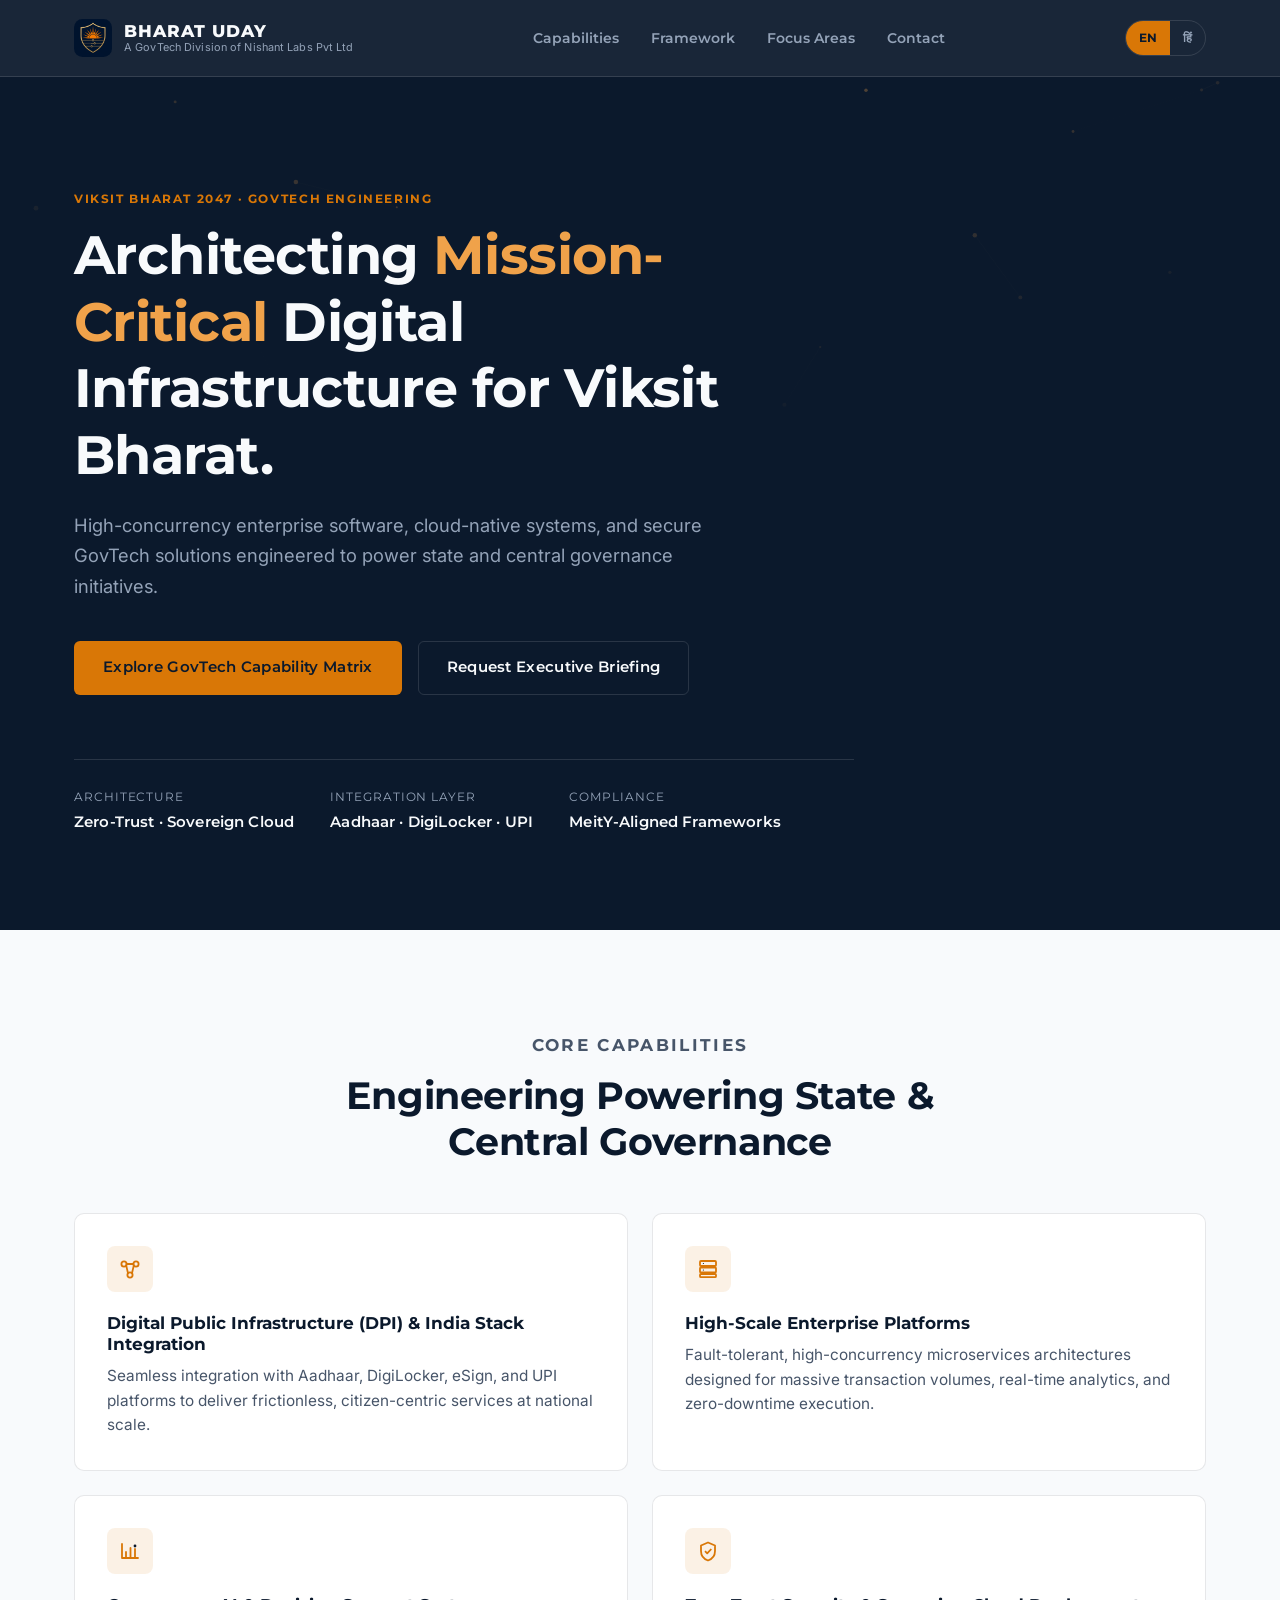
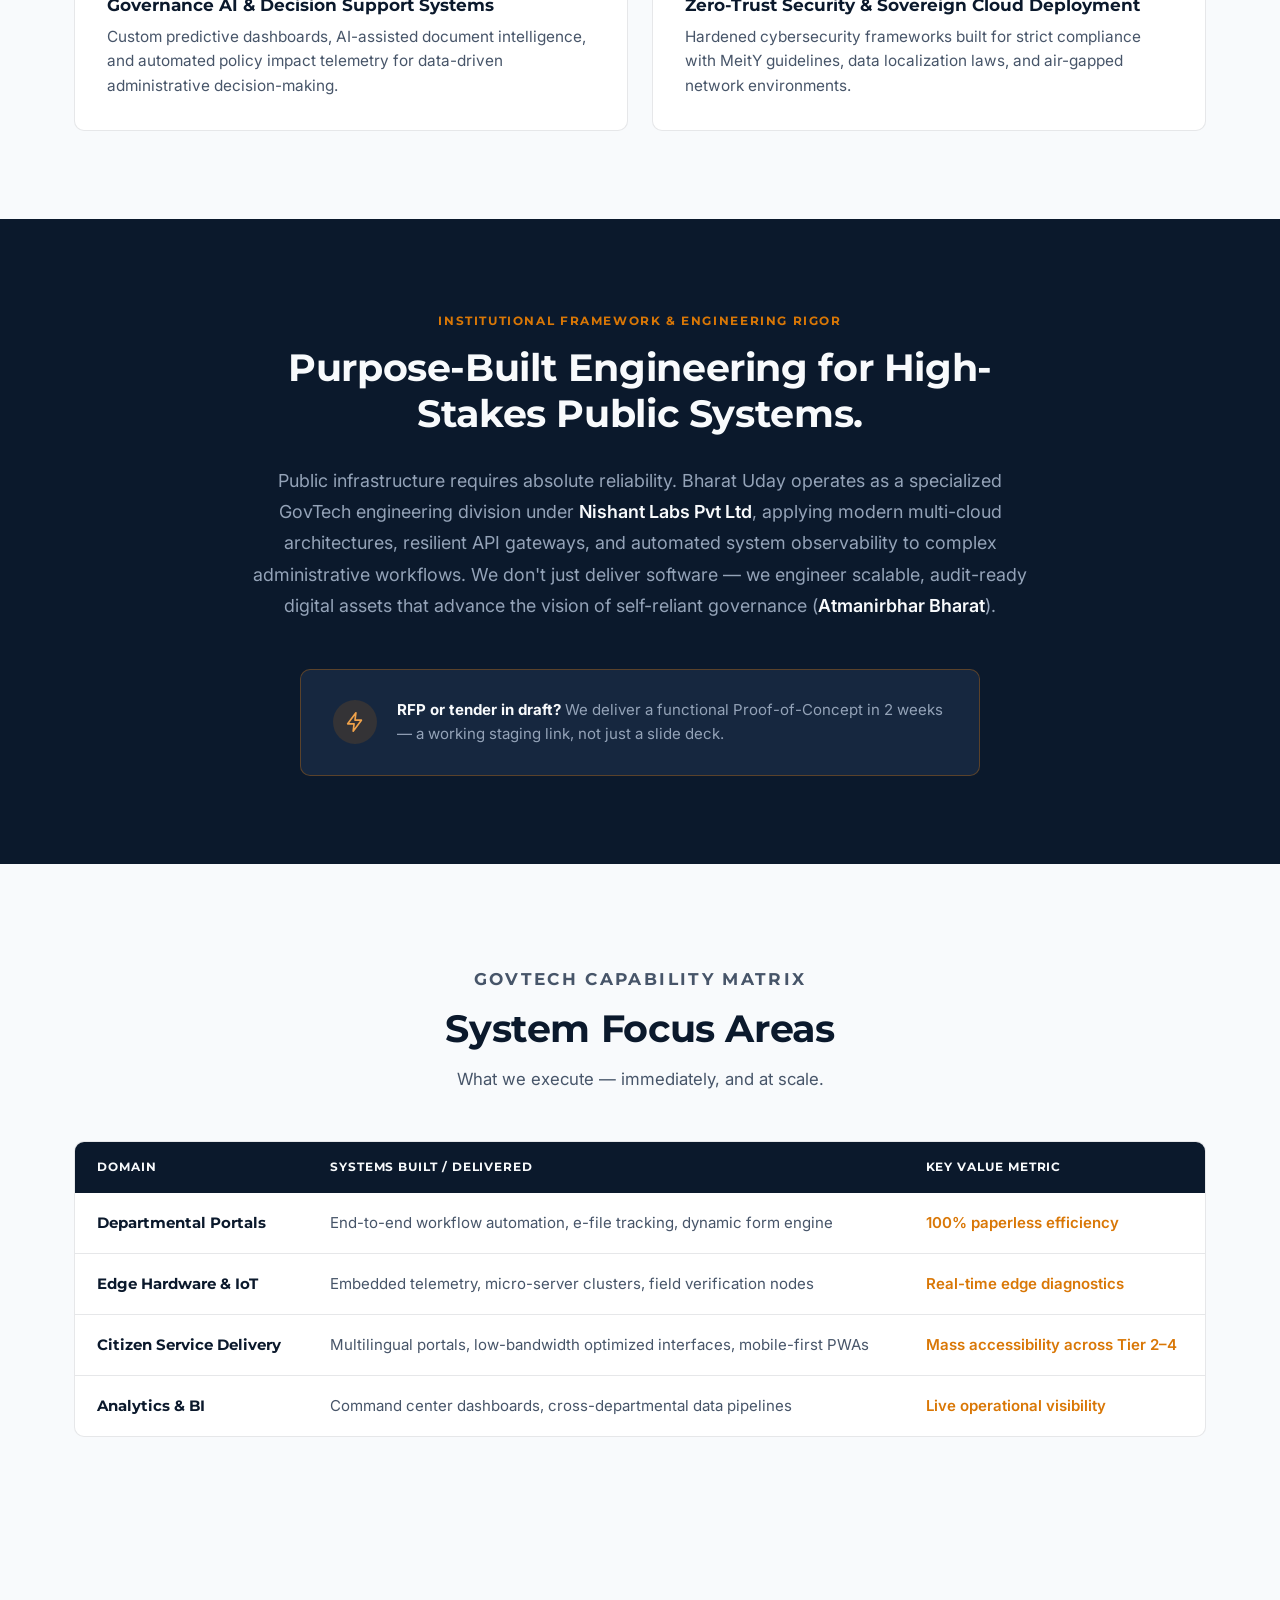
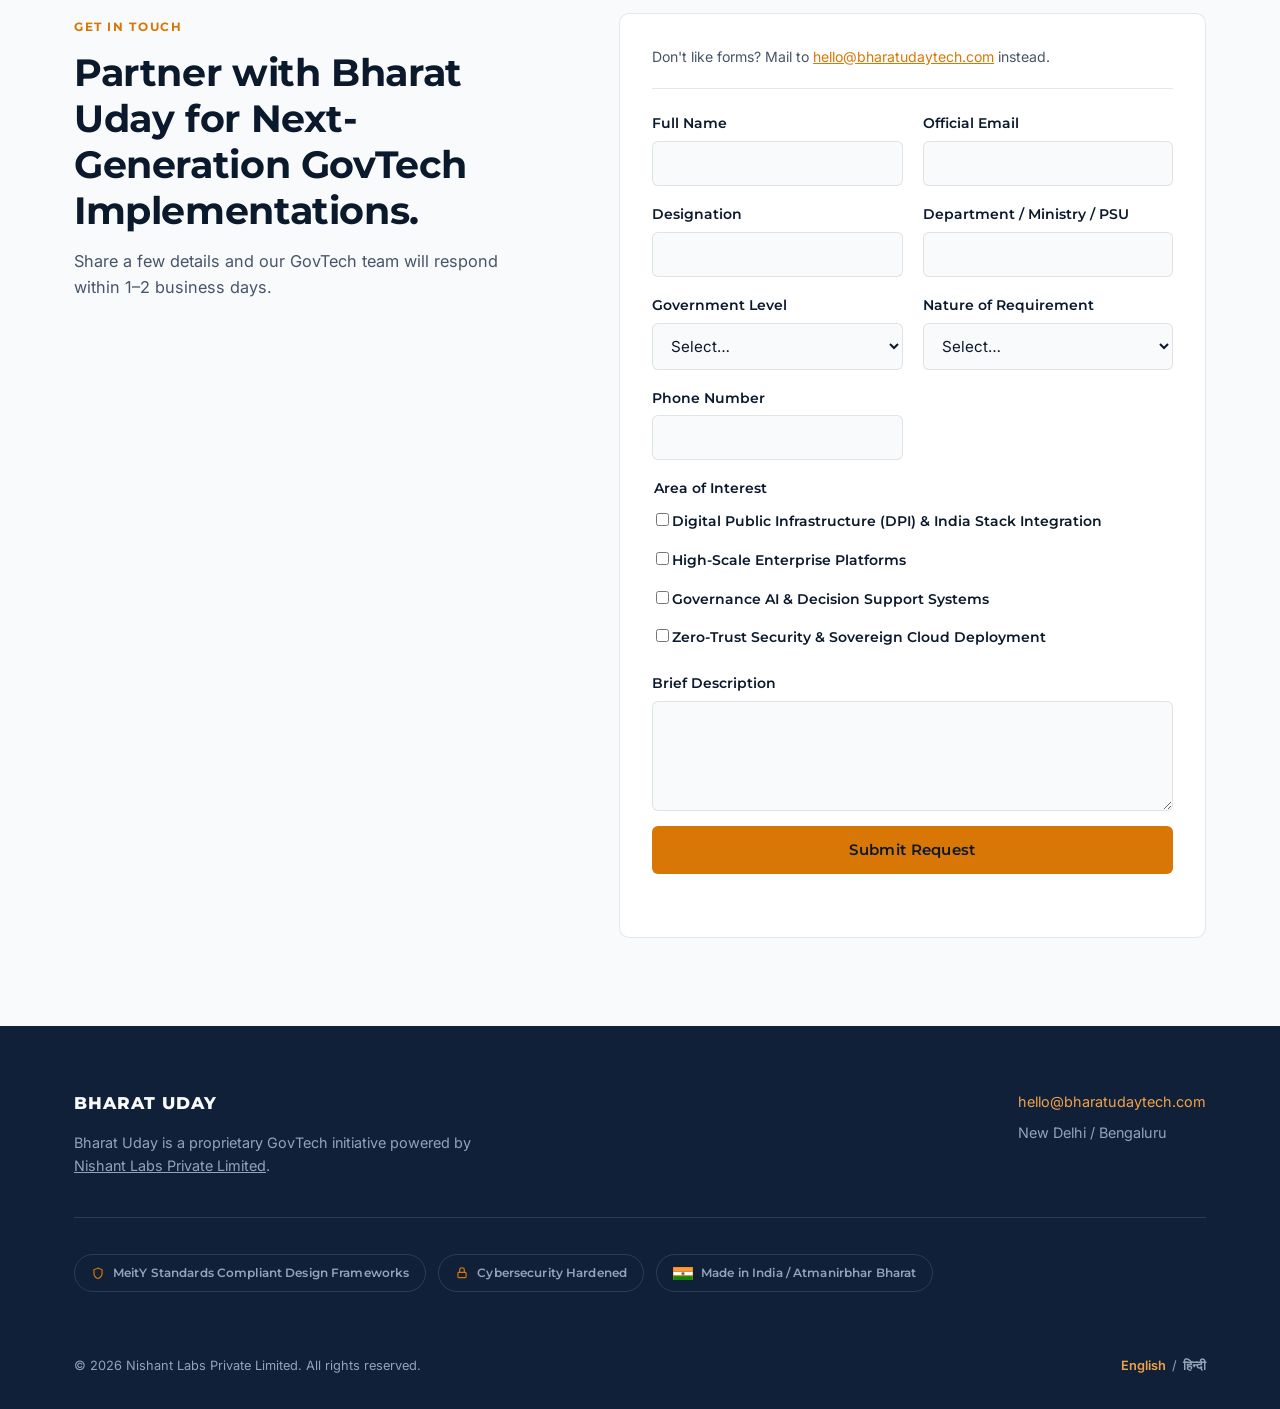
<file: index.html>
<!doctype html>
<html lang="en">
<head>
<meta charset="UTF-8">
<meta http-equiv="refresh" content="0; url=en/">
<link rel="canonical" href="https://bharatudaytech.com/en/">
<link rel="icon" type="image/png" href="assets/img/logo-256.png">
<title>Bharat Uday — Mission-Critical GovTech Infrastructure</title>
<meta name="description" content="Bharat Uday architects zero-trust enterprise infrastructure, India Stack integrations, and high-concurrency platforms for state and central government.">
<meta name="robots" content="noindex, follow">

<meta property="og:type" content="website">
<meta property="og:site_name" content="Bharat Uday">
<meta property="og:title" content="Bharat Uday — Mission-Critical GovTech Infrastructure">
<meta property="og:description" content="Architecting zero-trust enterprise infrastructure and India Stack-native platforms for state and central governance initiatives.">
<meta property="og:url" content="https://bharatudaytech.com/en/">
<meta property="og:locale" content="en_IN">
<meta property="og:locale:alternate" content="hi_IN">
<meta property="og:image" content="https://bharatudaytech.com/assets/img/og-cover.png">
<meta property="og:image:width" content="1200">
<meta property="og:image:height" content="630">
<meta property="og:image:alt" content="Bharat Uday — Mission-Critical GovTech Infrastructure">
<meta name="twitter:card" content="summary_large_image">
<meta name="twitter:title" content="Bharat Uday — Mission-Critical GovTech Infrastructure">
<meta name="twitter:description" content="Zero-trust enterprise infrastructure and India Stack-native platforms for state and central governance initiatives.">
<meta name="twitter:image" content="https://bharatudaytech.com/assets/img/og-cover.png">
<style>
  body { background:#0B192C; color:#F8FAFC; font-family:-apple-system,BlinkMacSystemFont,'Segoe UI',sans-serif; display:flex; align-items:center; justify-content:center; height:100vh; margin:0; }
  a { color:#D97706; }
</style>
<script>window.location.replace("en/");</script>
</head>
<body>
  <noscript>
    <p>Bharat Uday — <a href="en/">Continue to the English site</a> · <a href="hi/">हिन्दी में जारी रखें</a></p>
  </noscript>
</body>
</html>
</file>
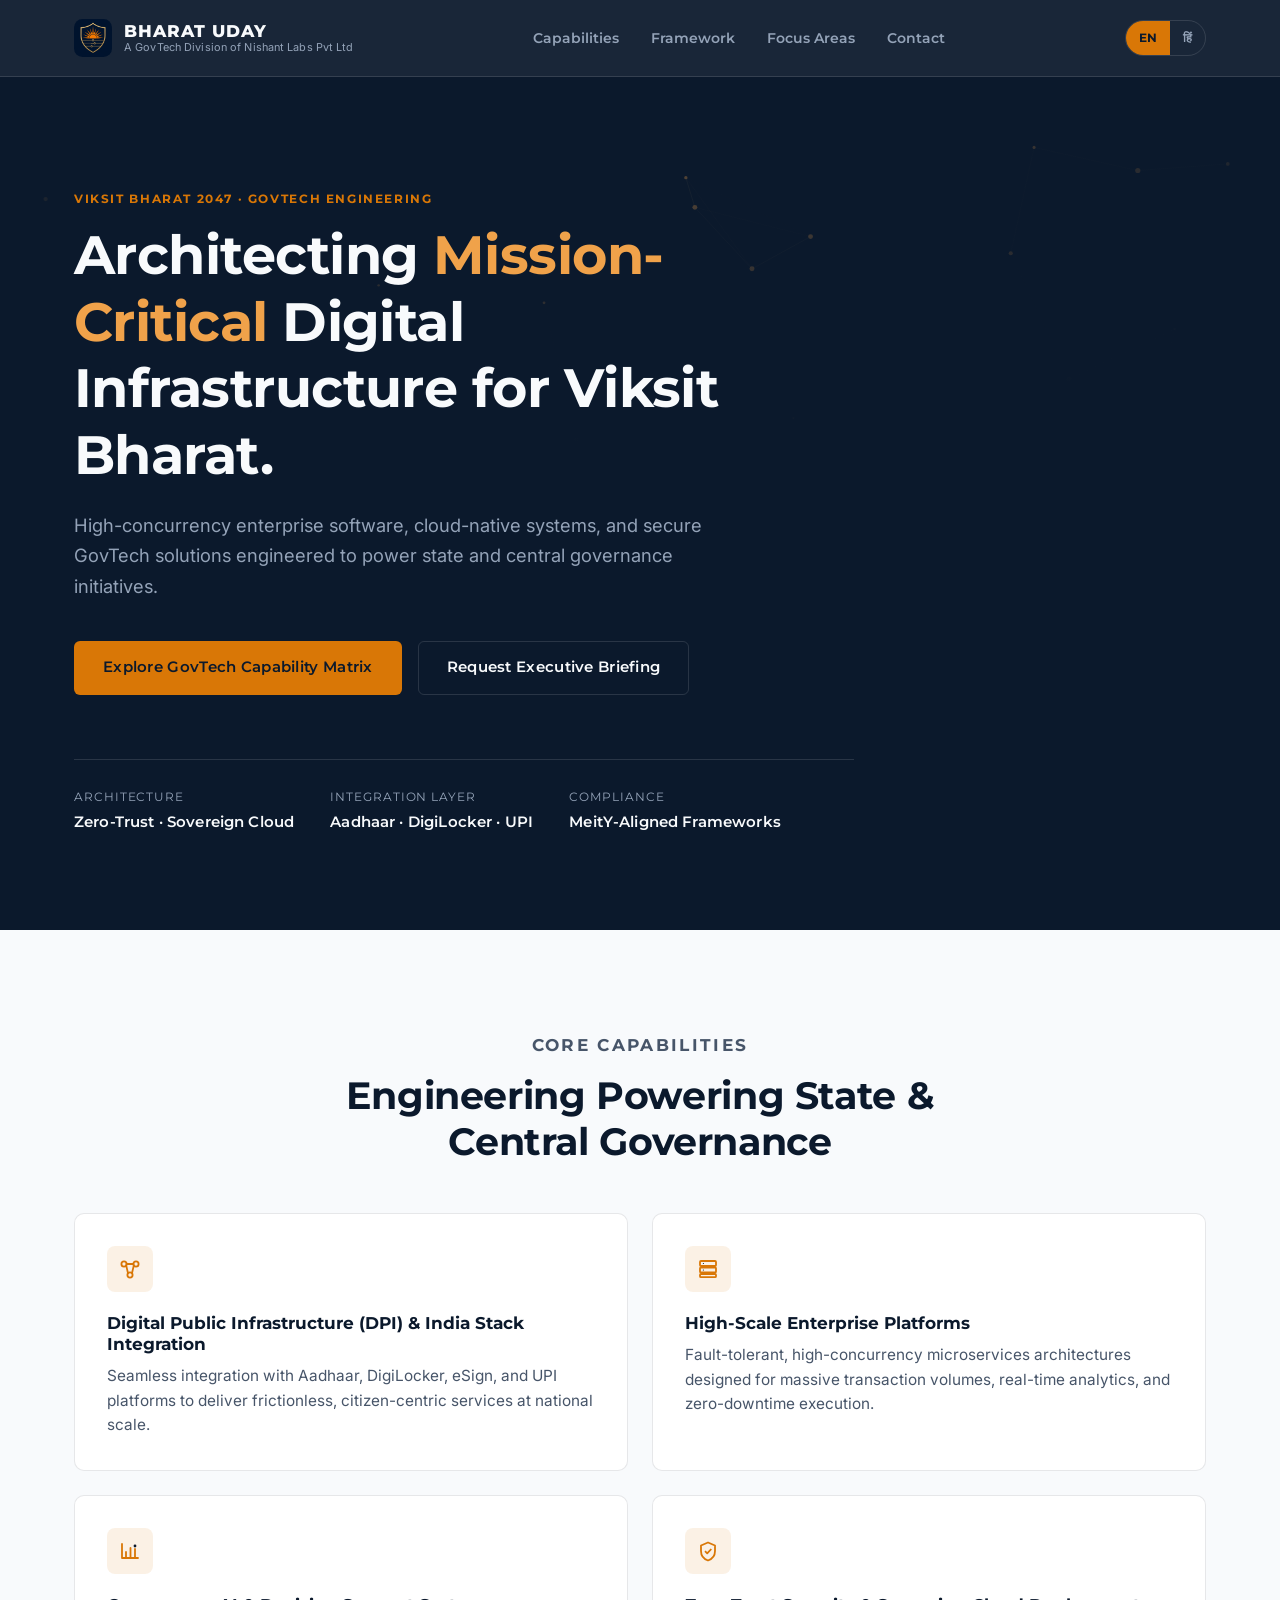
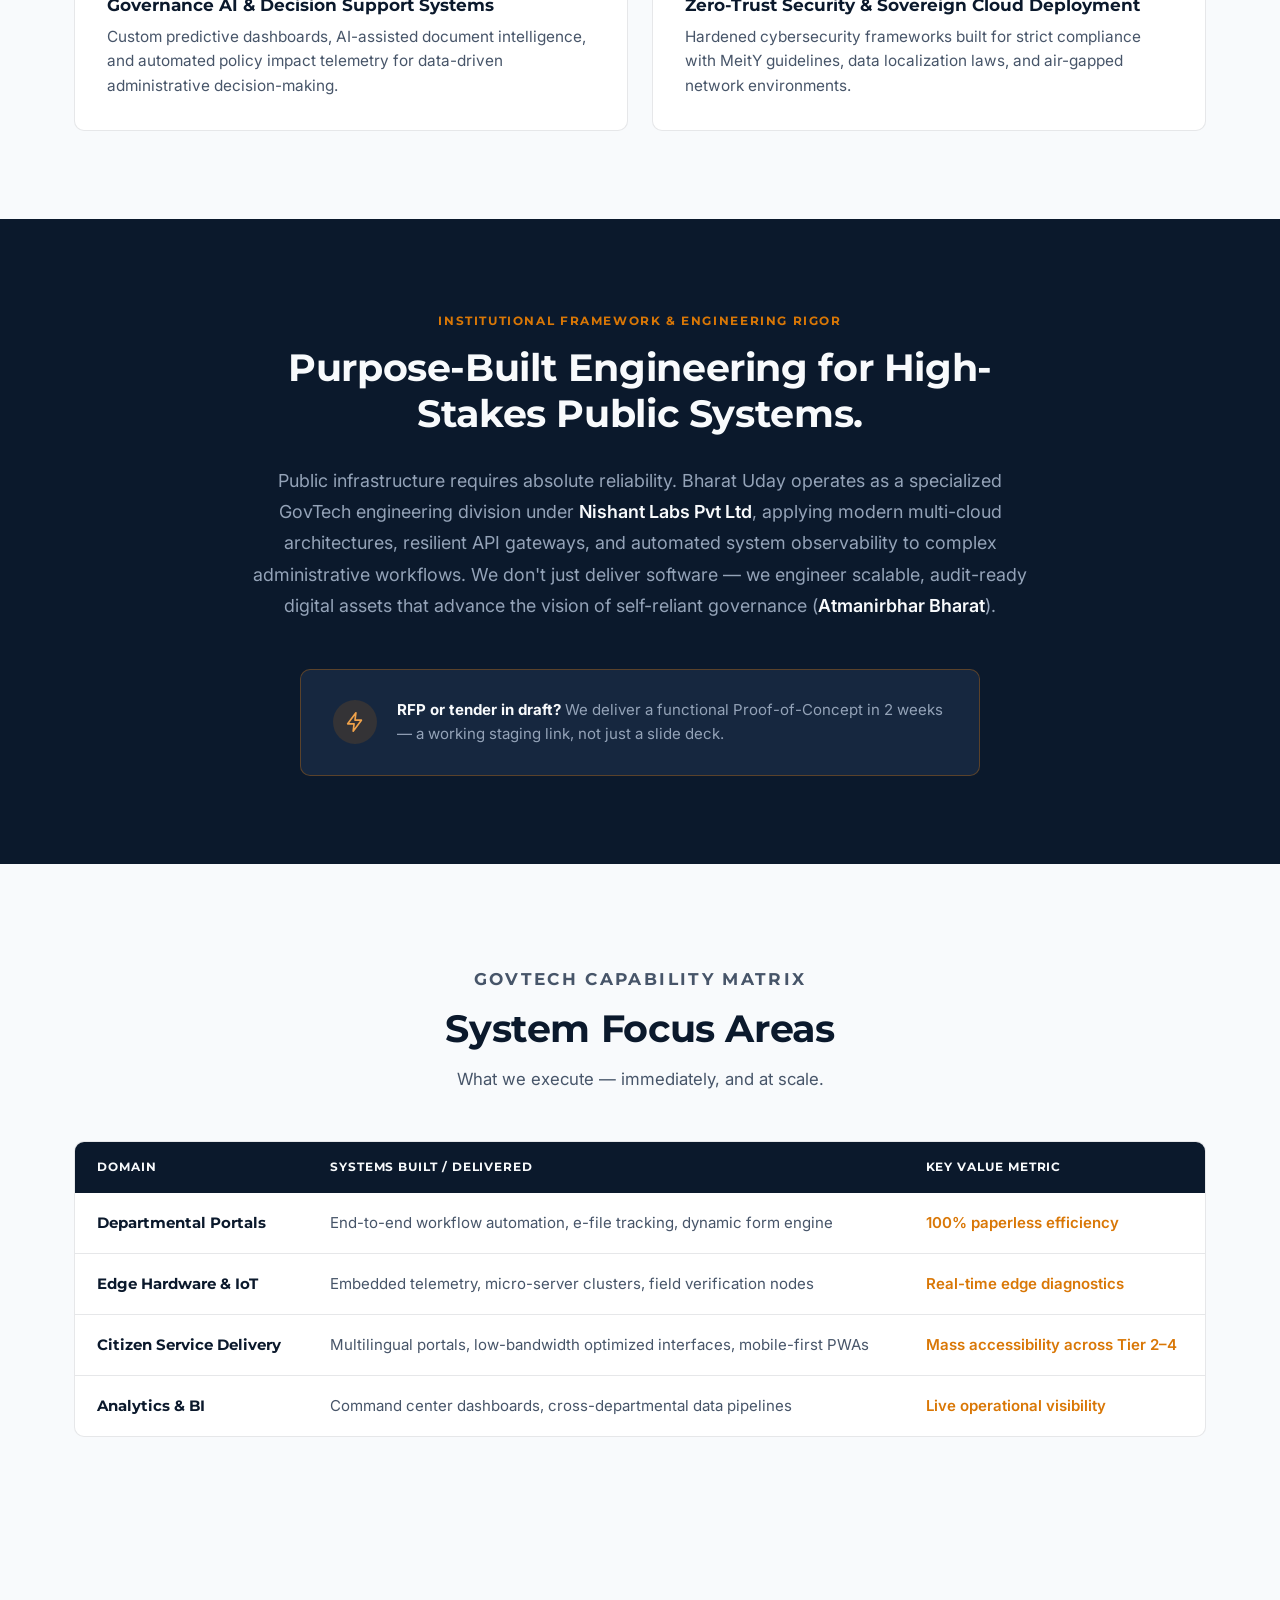
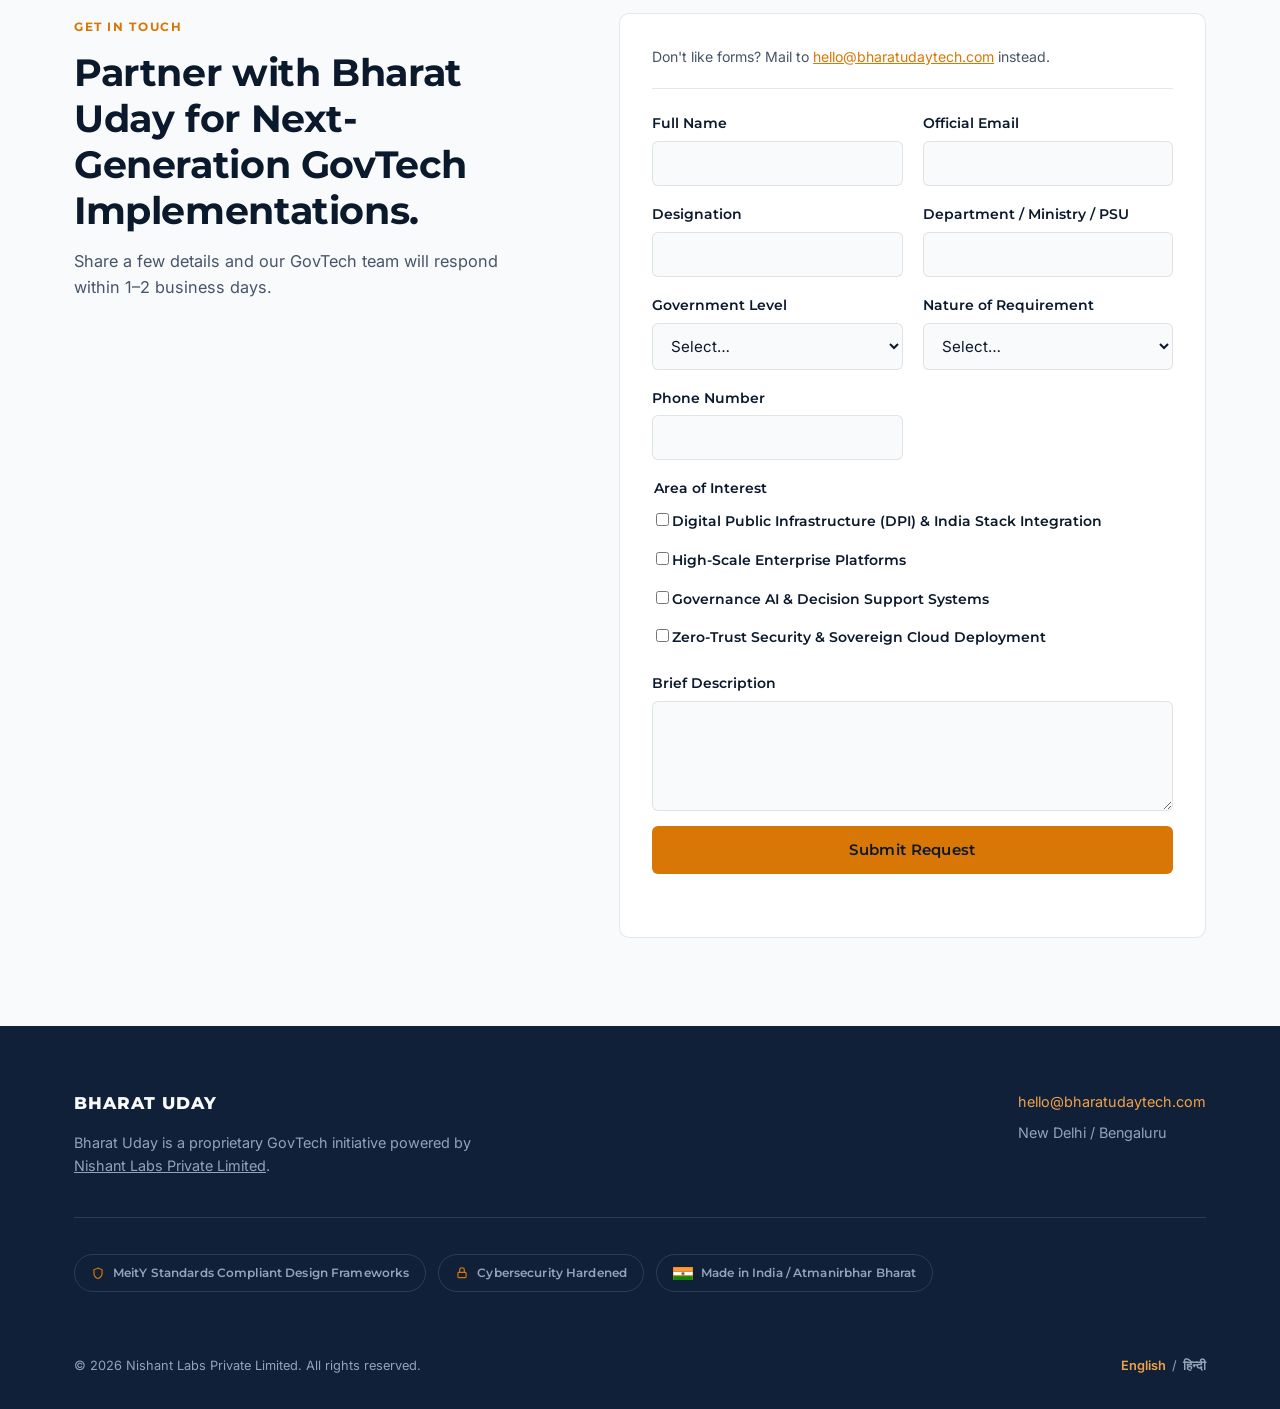
<file: en/index.html>
<!doctype html>
<html lang="en">
<head>
<meta charset="UTF-8">
<meta name="viewport" content="width=device-width, initial-scale=1">
<title>Bharat Uday — Mission-Critical GovTech Infrastructure | Nishant Labs</title>
<meta name="description" content="Bharat Uday architects zero-trust enterprise infrastructure, India Stack integrations, and high-concurrency platforms for state and central government.">
<meta name="robots" content="index, follow">
<meta name="theme-color" content="#0B192C">
<link rel="canonical" href="https://bharatudaytech.com/en/">
<link rel="alternate" hreflang="en" href="https://bharatudaytech.com/en/">
<link rel="alternate" hreflang="hi" href="https://bharatudaytech.com/hi/">
<link rel="alternate" hreflang="x-default" href="https://bharatudaytech.com/en/">
<link rel="icon" type="image/png" href="../assets/img/logo-256.png">
<link rel="apple-touch-icon" href="../assets/img/logo-256.png">

<meta property="og:type" content="website">
<meta property="og:site_name" content="Bharat Uday">
<meta property="og:title" content="Bharat Uday — Mission-Critical GovTech Infrastructure">
<meta property="og:description" content="Architecting zero-trust enterprise infrastructure and India Stack-native platforms for state and central governance initiatives.">
<meta property="og:url" content="https://bharatudaytech.com/en/">
<meta property="og:locale" content="en_IN">
<meta property="og:locale:alternate" content="hi_IN">
<meta property="og:image" content="https://bharatudaytech.com/assets/img/og-cover.png">
<meta property="og:image:width" content="1200">
<meta property="og:image:height" content="630">
<meta property="og:image:alt" content="Bharat Uday — Mission-Critical GovTech Infrastructure">
<meta name="twitter:card" content="summary_large_image">
<meta name="twitter:title" content="Bharat Uday — Mission-Critical GovTech Infrastructure">
<meta name="twitter:description" content="Zero-trust enterprise infrastructure and India Stack-native platforms for state and central governance initiatives.">
<meta name="twitter:image" content="https://bharatudaytech.com/assets/img/og-cover.png">

<link rel="preconnect" href="https://fonts.googleapis.com">
<link rel="preconnect" href="https://fonts.gstatic.com" crossorigin>
<link href="https://fonts.googleapis.com/css2?family=Inter:wght@400;500;600;700&family=Montserrat:wght@600;700;800&display=swap" rel="stylesheet">
<link rel="stylesheet" href="../assets/css/style.css">

<script type="application/ld+json">
{
  "@context": "https://schema.org",
  "@type": "Organization",
  "name": "Bharat Uday",
  "alternateName": "Bharat Uday — GovTech Division of Nishant Labs Pvt Ltd",
  "url": "https://bharatudaytech.com/en/",
  "logo": "https://bharatudaytech.com/assets/img/logo-256.png",
  "email": "hello@bharatudaytech.com",
  "description": "Bharat Uday architects mission-critical digital infrastructure, India Stack integrations, and zero-trust enterprise systems for Government of India initiatives.",
  "parentOrganization": {
    "@type": "Organization",
    "name": "Nishant Labs Private Limited"
  },
  "address": [
    { "@type": "PostalAddress", "addressLocality": "New Delhi", "addressCountry": "IN" },
    { "@type": "PostalAddress", "addressLocality": "Bengaluru", "addressCountry": "IN" }
  ]
}
</script>
</head>
<body>
<a class="skip-link" href="#main">Skip to content</a>

<header class="site-header">
  <div class="container">
    <a class="brand" href="./">
      <img class="brand-mark" src="../assets/img/logo-256.png" alt="" aria-hidden="true">
      <span class="brand-text">
        <span class="brand-title">BHARAT UDAY</span>
        <span class="brand-sub">A GovTech Division of Nishant Labs Pvt Ltd</span>
      </span>
    </a>

    <nav class="main-nav" aria-label="Primary">
      <a href="#capabilities">Capabilities</a>
      <a href="#framework">Framework</a>
      <a href="#focus-areas">Focus Areas</a>
      <a href="#contact">Contact</a>
    </nav>

    <div class="header-actions">
      <div class="lang-switch" aria-label="Language switch">
        <a href="./" aria-current="true" lang="en">EN</a>
        <a href="../hi/" lang="hi">हिं</a>
      </div>
      <button class="nav-toggle" aria-label="Toggle navigation" aria-expanded="false">
        <svg width="20" height="20" viewBox="0 0 24 24" fill="none" stroke="currentColor" stroke-width="2"><path d="M3 6h18M3 12h18M3 18h18"/></svg>
      </button>
    </div>
  </div>
</header>

<main id="main">

  <!-- HERO -->
  <section class="hero">
    <div class="hero-canvas-wrap" aria-hidden="true"><canvas id="mesh-canvas"></canvas></div>
    <div class="container">
      <div class="hero-inner">
        <p class="eyebrow">Viksit Bharat 2047 · GovTech Engineering</p>
        <h1>Architecting <span class="accent">Mission-Critical</span> Digital Infrastructure for Viksit Bharat.</h1>
        <p class="hero-sub">High-concurrency enterprise software, cloud-native systems, and secure GovTech solutions engineered to power state and central governance initiatives.</p>
        <div class="hero-ctas">
          <a class="btn btn-primary" href="#focus-areas">Explore GovTech Capability Matrix</a>
          <a class="btn btn-outline" href="#contact">Request Executive Briefing</a>
        </div>
        <div class="hero-meta">
          <div class="hero-meta-item">Architecture<strong>Zero-Trust · Sovereign Cloud</strong></div>
          <div class="hero-meta-item">Integration Layer<strong>Aadhaar · DigiLocker · UPI</strong></div>
          <div class="hero-meta-item">Compliance<strong>MeitY-Aligned Frameworks</strong></div>
        </div>
      </div>
    </div>
  </section>

  <!-- CORE CAPABILITIES -->
  <section id="capabilities" class="capabilities">
    <div class="container">
      <div class="section-head">
        <p class="eyebrow">Core Capabilities</p>
        <h2>Engineering Powering State &amp; Central Governance</h2>
      </div>
      <div class="cap-grid">
        <article class="cap-card">
          <div class="cap-icon">
            <svg viewBox="0 0 24 24" fill="none" stroke="currentColor" stroke-width="1.8" stroke-linecap="round"><circle cx="6" cy="7" r="2.6"/><circle cx="18" cy="7" r="2.6"/><circle cx="12" cy="18" r="2.6"/><path d="M8.2 8.4 L10 16.2 M15.8 8.4 L14 16.2 M8.6 7h6.8"/></svg>
          </div>
          <h3>Digital Public Infrastructure (DPI) &amp; India Stack Integration</h3>
          <p>Seamless integration with Aadhaar, DigiLocker, eSign, and UPI platforms to deliver frictionless, citizen-centric services at national scale.</p>
        </article>

        <article class="cap-card">
          <div class="cap-icon">
            <svg viewBox="0 0 24 24" fill="none" stroke="currentColor" stroke-width="1.8" stroke-linecap="round" stroke-linejoin="round"><rect x="4" y="4" width="16" height="5" rx="1"/><rect x="4" y="10.5" width="16" height="5" rx="1"/><rect x="4" y="17" width="16" height="3.2" rx="1"/><circle cx="7.4" cy="6.5" r="0.6" fill="currentColor" stroke="none"/><circle cx="7.4" cy="13" r="0.6" fill="currentColor" stroke="none"/></svg>
          </div>
          <h3>High-Scale Enterprise Platforms</h3>
          <p>Fault-tolerant, high-concurrency microservices architectures designed for massive transaction volumes, real-time analytics, and zero-downtime execution.</p>
        </article>

        <article class="cap-card">
          <div class="cap-icon">
            <svg viewBox="0 0 24 24" fill="none" stroke="currentColor" stroke-width="1.8" stroke-linecap="round" stroke-linejoin="round"><path d="M4 19V5M4 19h16"/><path d="M8 19v-6M12.5 19V9M17 19v-9"/><circle cx="17" cy="7" r="1.4" fill="currentColor" stroke="none"/></svg>
          </div>
          <h3>Governance AI &amp; Decision Support Systems</h3>
          <p>Custom predictive dashboards, AI-assisted document intelligence, and automated policy impact telemetry for data-driven administrative decision-making.</p>
        </article>

        <article class="cap-card">
          <div class="cap-icon">
            <svg viewBox="0 0 24 24" fill="none" stroke="currentColor" stroke-width="1.8" stroke-linejoin="round"><path d="M12 3.5 19 6.5V12c0 5-3.2 8.2-7 9.5-3.8-1.3-7-4.5-7-9.5V6.5Z"/><path d="M9 12.2 11.2 14.4 15.3 10"/></svg>
          </div>
          <h3>Zero-Trust Security &amp; Sovereign Cloud Deployment</h3>
          <p>Hardened cybersecurity frameworks built for strict compliance with MeitY guidelines, data localization laws, and air-gapped network environments.</p>
        </article>
      </div>
    </div>
  </section>

  <!-- INSTITUTIONAL FRAMEWORK -->
  <section id="framework" class="framework">
    <div class="container">
      <div class="framework-inner">
        <p class="eyebrow">Institutional Framework &amp; Engineering Rigor</p>
        <h2>Purpose-Built Engineering for High-Stakes Public Systems.</h2>
        <blockquote>
          Public infrastructure requires absolute reliability. Bharat Uday operates as a specialized GovTech engineering division under <strong>Nishant Labs Pvt Ltd</strong>, applying modern multi-cloud architectures, resilient API gateways, and automated system observability to complex administrative workflows. We don't just deliver software — we engineer scalable, audit-ready digital assets that advance the vision of self-reliant governance (<strong>Atmanirbhar Bharat</strong>).
        </blockquote>

        <div class="poc-card">
          <div class="poc-icon">
            <svg viewBox="0 0 24 24" fill="none" stroke="currentColor" stroke-width="1.8" stroke-linecap="round" stroke-linejoin="round"><path d="M13 2 4 14h7l-1 8 9-12h-7l1-8Z"/></svg>
          </div>
          <p><strong>RFP or tender in draft?</strong> We deliver a functional Proof-of-Concept in 2 weeks — a working staging link, not just a slide deck.</p>
        </div>
      </div>
    </div>
  </section>

  <!-- SYSTEM FOCUS AREAS -->
  <section id="focus-areas" class="focus-areas">
    <div class="container">
      <div class="section-head">
        <p class="eyebrow">GovTech Capability Matrix</p>
        <h2>System Focus Areas</h2>
        <p>What we execute — immediately, and at scale.</p>
      </div>
      <div class="table-wrap">
        <table class="matrix">
          <thead>
            <tr>
              <th scope="col">Domain</th>
              <th scope="col">Systems Built / Delivered</th>
              <th scope="col">Key Value Metric</th>
            </tr>
          </thead>
          <tbody>
            <tr>
              <td data-label="Domain">Departmental Portals</td>
              <td data-label="Systems Built / Delivered">End-to-end workflow automation, e-file tracking, dynamic form engine</td>
              <td data-label="Key Value Metric">100% paperless efficiency</td>
            </tr>
            <tr>
              <td data-label="Domain">Edge Hardware &amp; IoT</td>
              <td data-label="Systems Built / Delivered">Embedded telemetry, micro-server clusters, field verification nodes</td>
              <td data-label="Key Value Metric">Real-time edge diagnostics</td>
            </tr>
            <tr>
              <td data-label="Domain">Citizen Service Delivery</td>
              <td data-label="Systems Built / Delivered">Multilingual portals, low-bandwidth optimized interfaces, mobile-first PWAs</td>
              <td data-label="Key Value Metric">Mass accessibility across Tier 2–4</td>
            </tr>
            <tr>
              <td data-label="Domain">Analytics &amp; BI</td>
              <td data-label="Systems Built / Delivered">Command center dashboards, cross-departmental data pipelines</td>
              <td data-label="Key Value Metric">Live operational visibility</td>
            </tr>
          </tbody>
        </table>
      </div>
    </div>
  </section>

  <!-- CONTACT -->
  <section id="contact" class="contact">
    <div class="container contact-grid">
      <div class="contact-intro">
        <p class="eyebrow">Get in Touch</p>
        <h2>Partner with Bharat Uday for Next-Generation GovTech Implementations.</h2>
        <p class="contact-intro-copy">Share a few details and our GovTech team will respond within 1–2 business days.</p>
      </div>
      <div class="contact-card">
        <p class="contact-alt">Don't like forms? Mail to <a href="mailto:hello@bharatudaytech.com">hello@bharatudaytech.com</a> instead.</p>
        <form id="contact-form" action="https://api.web3forms.com/submit" method="POST"
              data-error-message="Something went wrong. Please try again, or email us directly at hello@bharatudaytech.com."
              data-sending-label="Sending…">
          <input type="hidden" name="access_key" value="aa5ad458-3371-4146-8d9c-f5b2c9b6c5d7">
          <input type="hidden" name="subject" value="New Executive Briefing Request — Bharat Uday">
          <input type="hidden" name="from_name" value="Bharat Uday Website">
          <input type="hidden" name="area_of_interest" id="area-of-interest-value">
          <input type="checkbox" name="botcheck" class="hp-field" style="display:none">

          <div class="form-grid">
            <div class="form-field"><label for="cf-name">Full Name</label><input class="form-control" id="cf-name" name="name" type="text" required></div>
            <div class="form-field"><label for="cf-email">Official Email</label><input class="form-control" id="cf-email" name="email" type="email" required></div>
            <div class="form-field"><label for="cf-designation">Designation</label><input class="form-control" id="cf-designation" name="designation" type="text" required></div>
            <div class="form-field"><label for="cf-department">Department / Ministry / PSU</label><input class="form-control" id="cf-department" name="department" type="text"></div>
            <div class="form-field">
              <label for="cf-gov-level">Government Level</label>
              <select class="form-control" id="cf-gov-level" name="government_level">
                <option value="" disabled selected>Select…</option>
                <option>State Government</option><option>Central Government</option><option>PSU</option><option>Other</option>
              </select>
            </div>
            <div class="form-field">
              <label for="cf-requirement">Nature of Requirement</label>
              <select class="form-control" id="cf-requirement" name="requirement_type">
                <option value="" disabled selected>Select…</option>
                <option>RFP / Tender in Draft</option><option>Proof-of-Concept Request</option>
                <option>Executive Briefing / General Inquiry</option><option>Partnership Discussion</option>
              </select>
            </div>
            <div class="form-field"><label for="cf-phone">Phone Number</label><input class="form-control" id="cf-phone" name="phone" type="tel"></div>

            <fieldset class="form-field form-field--full checkbox-group">
              <legend>Area of Interest</legend>
              <div class="checkbox-options">
                <label class="checkbox-item"><input type="checkbox" class="area-checkbox" value="Digital Public Infrastructure (DPI) & India Stack Integration"><span>Digital Public Infrastructure (DPI) &amp; India Stack Integration</span></label>
                <label class="checkbox-item"><input type="checkbox" class="area-checkbox" value="High-Scale Enterprise Platforms"><span>High-Scale Enterprise Platforms</span></label>
                <label class="checkbox-item"><input type="checkbox" class="area-checkbox" value="Governance AI & Decision Support Systems"><span>Governance AI &amp; Decision Support Systems</span></label>
                <label class="checkbox-item"><input type="checkbox" class="area-checkbox" value="Zero-Trust Security & Sovereign Cloud Deployment"><span>Zero-Trust Security &amp; Sovereign Cloud Deployment</span></label>
              </div>
            </fieldset>

            <div class="form-field form-field--full"><label for="cf-message">Brief Description</label><textarea class="form-control" id="cf-message" name="message" rows="4"></textarea></div>
          </div>

          <button type="submit" class="btn btn-primary contact-submit">Submit Request</button>
          <p class="form-status" role="status" aria-live="polite"></p>
        </form>
        <div id="contact-success" class="contact-success" role="status" aria-live="polite" hidden>
          <div class="contact-success-icon">
            <svg viewBox="0 0 24 24" fill="none" stroke="currentColor" stroke-width="2" stroke-linecap="round" stroke-linejoin="round"><path d="M20 6 9 17l-5-5"/></svg>
          </div>
          <h3>Request Sent Successfully</h3>
          <p>Thank you for reaching out. Our GovTech team has received your request and will respond within 1–2 business days.</p>
        </div>
      </div>
    </div>
  </section>

</main>

<!-- FOOTER -->
<footer class="site-footer">
  <div class="container">
    <div class="footer-top">
      <div class="footer-brand">
        <span class="brand-title">BHARAT UDAY</span>
        <p>Bharat Uday is a proprietary GovTech initiative powered by <a href="https://nishantlabs.in" target="_blank" rel="noopener noreferrer">Nishant Labs Private Limited</a>.</p>
      </div>
      <div class="footer-contact">
        <div class="contact-line"><a href="mailto:hello@bharatudaytech.com">hello@bharatudaytech.com</a></div>
        <div class="contact-line">New Delhi / Bengaluru</div>
      </div>
    </div>

    <div class="badge-row">
      <span class="badge"><svg viewBox="0 0 24 24" fill="none" stroke="currentColor" stroke-width="2"><path d="M12 3.5 19 6.5V12c0 5-3.2 8.2-7 9.5-3.8-1.3-7-4.5-7-9.5V6.5Z"/></svg>MeitY Standards Compliant Design Frameworks</span>
      <span class="badge"><svg viewBox="0 0 24 24" fill="none" stroke="currentColor" stroke-width="2"><rect x="5" y="11" width="14" height="9" rx="1.5"/><path d="M8 11V7a4 4 0 0 1 8 0v4"/></svg>Cybersecurity Hardened</span>
      <span class="badge"><svg class="flag-icon" viewBox="0 0 30 20" aria-hidden="true"><rect width="30" height="6.67" fill="#FF9933"/><rect y="6.67" width="30" height="6.67" fill="#FFFFFF"/><rect y="13.33" width="30" height="6.67" fill="#138808"/><rect x="0.25" y="0.25" width="29.5" height="19.5" fill="none" stroke="rgba(255,255,255,0.18)" stroke-width="0.3"/><circle cx="15" cy="10" r="2.3" fill="none" stroke="#0B192C" stroke-width="0.35"/><circle cx="15" cy="10" r="0.4" fill="#0B192C"/><g stroke="#0B192C" stroke-width="0.22"><line x1="15.00" y1="9.65" x2="15.00" y2="7.70"/><line x1="15.09" y1="9.66" x2="15.60" y2="7.78"/><line x1="15.18" y1="9.70" x2="16.15" y2="8.01"/><line x1="15.25" y1="9.75" x2="16.63" y2="8.37"/><line x1="15.30" y1="9.82" x2="16.99" y2="8.85"/><line x1="15.34" y1="9.91" x2="17.22" y2="9.40"/><line x1="15.35" y1="10.00" x2="17.30" y2="10.00"/><line x1="15.34" y1="10.09" x2="17.22" y2="10.60"/><line x1="15.30" y1="10.18" x2="16.99" y2="11.15"/><line x1="15.25" y1="10.25" x2="16.63" y2="11.63"/><line x1="15.18" y1="10.30" x2="16.15" y2="11.99"/><line x1="15.09" y1="10.34" x2="15.60" y2="12.22"/><line x1="15.00" y1="10.35" x2="15.00" y2="12.30"/><line x1="14.91" y1="10.34" x2="14.40" y2="12.22"/><line x1="14.82" y1="10.30" x2="13.85" y2="11.99"/><line x1="14.75" y1="10.25" x2="13.37" y2="11.63"/><line x1="14.70" y1="10.18" x2="13.01" y2="11.15"/><line x1="14.66" y1="10.09" x2="12.78" y2="10.60"/><line x1="14.65" y1="10.00" x2="12.70" y2="10.00"/><line x1="14.66" y1="9.91" x2="12.78" y2="9.40"/><line x1="14.70" y1="9.82" x2="13.01" y2="8.85"/><line x1="14.75" y1="9.75" x2="13.37" y2="8.37"/><line x1="14.82" y1="9.70" x2="13.85" y2="8.01"/><line x1="14.91" y1="9.66" x2="14.40" y2="7.78"/></g></svg>Made in India / Atmanirbhar Bharat</span>
    </div>

    <div class="footer-bottom">
      <p class="legal">© <span id="copyright-year">2026</span> Nishant Labs Private Limited. All rights reserved.</p>
      <div class="footer-lang">
        <a href="./" aria-current="true" lang="en">English</a>
        <span aria-hidden="true">/</span>
        <a href="../hi/" lang="hi">हिन्दी</a>
      </div>
    </div>
  </div>
</footer>

<script src="../assets/js/main.js" defer></script>
</body>
</html>
</file>
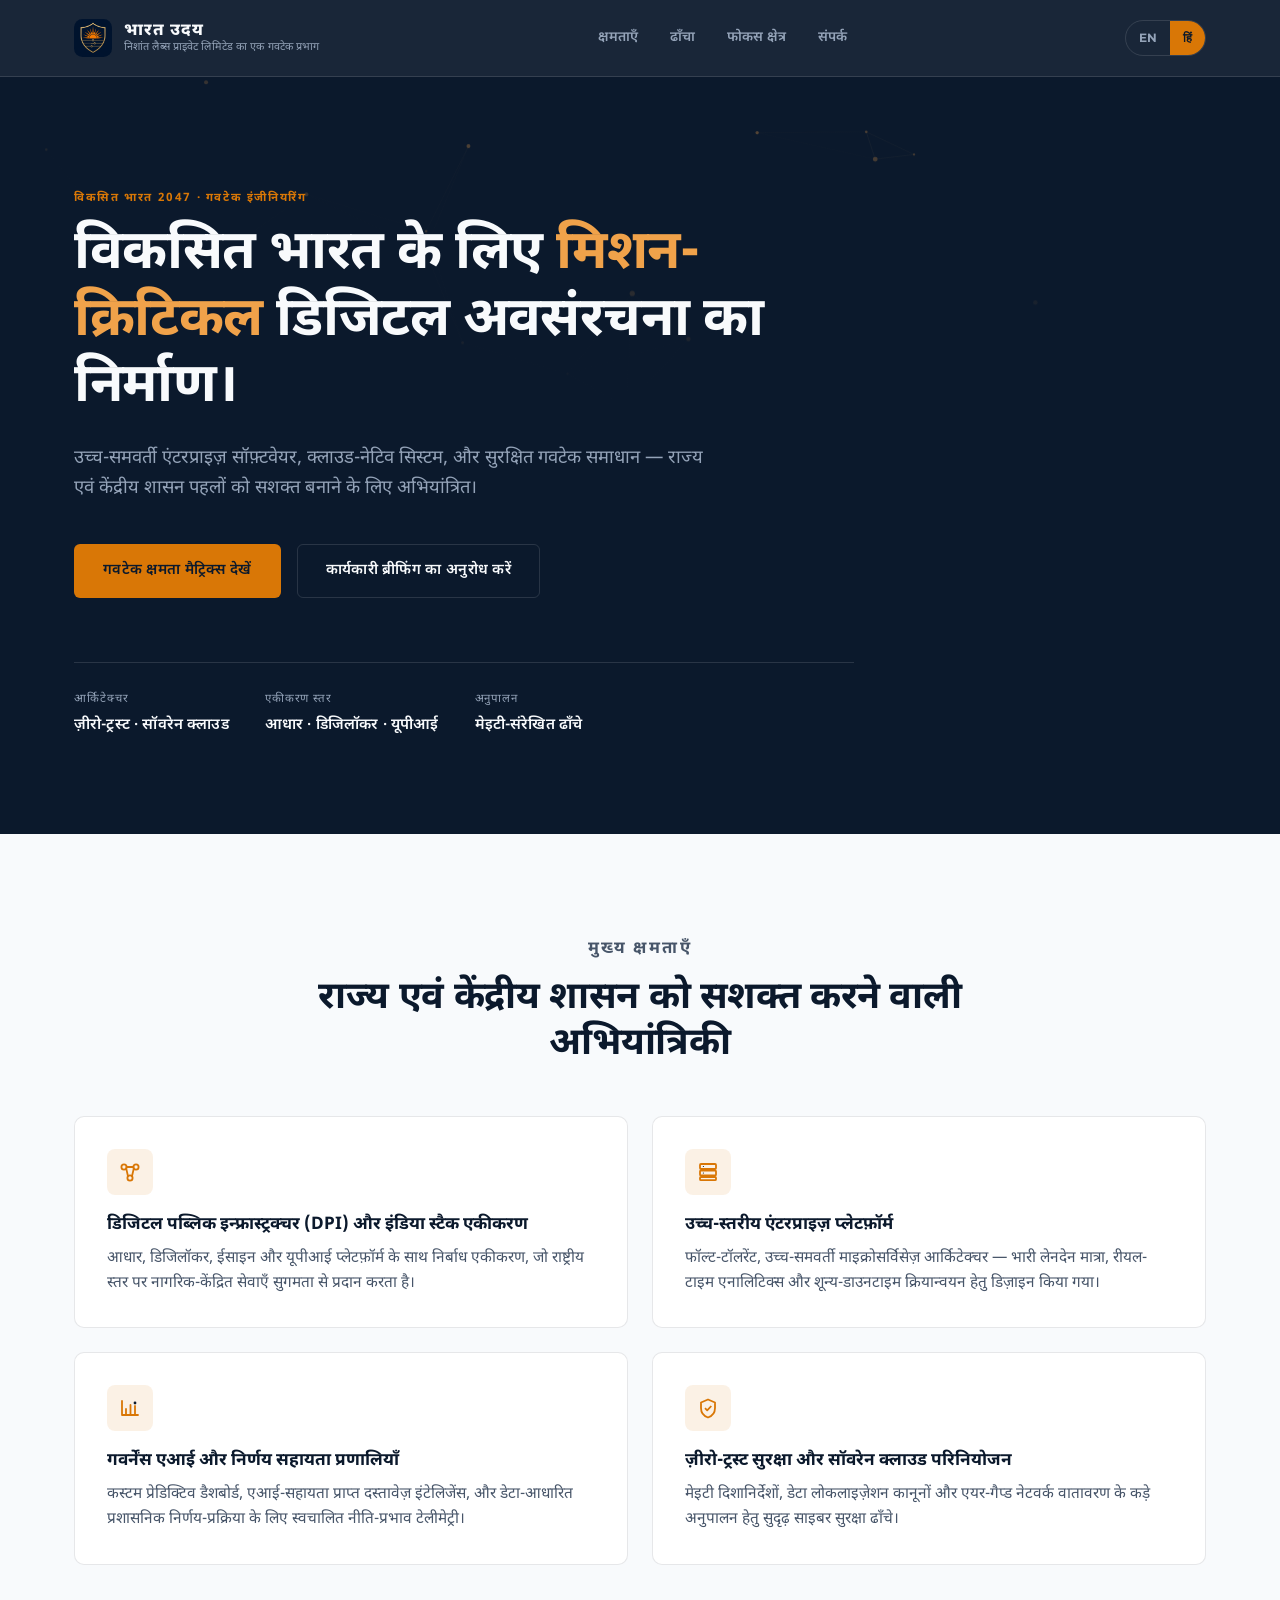
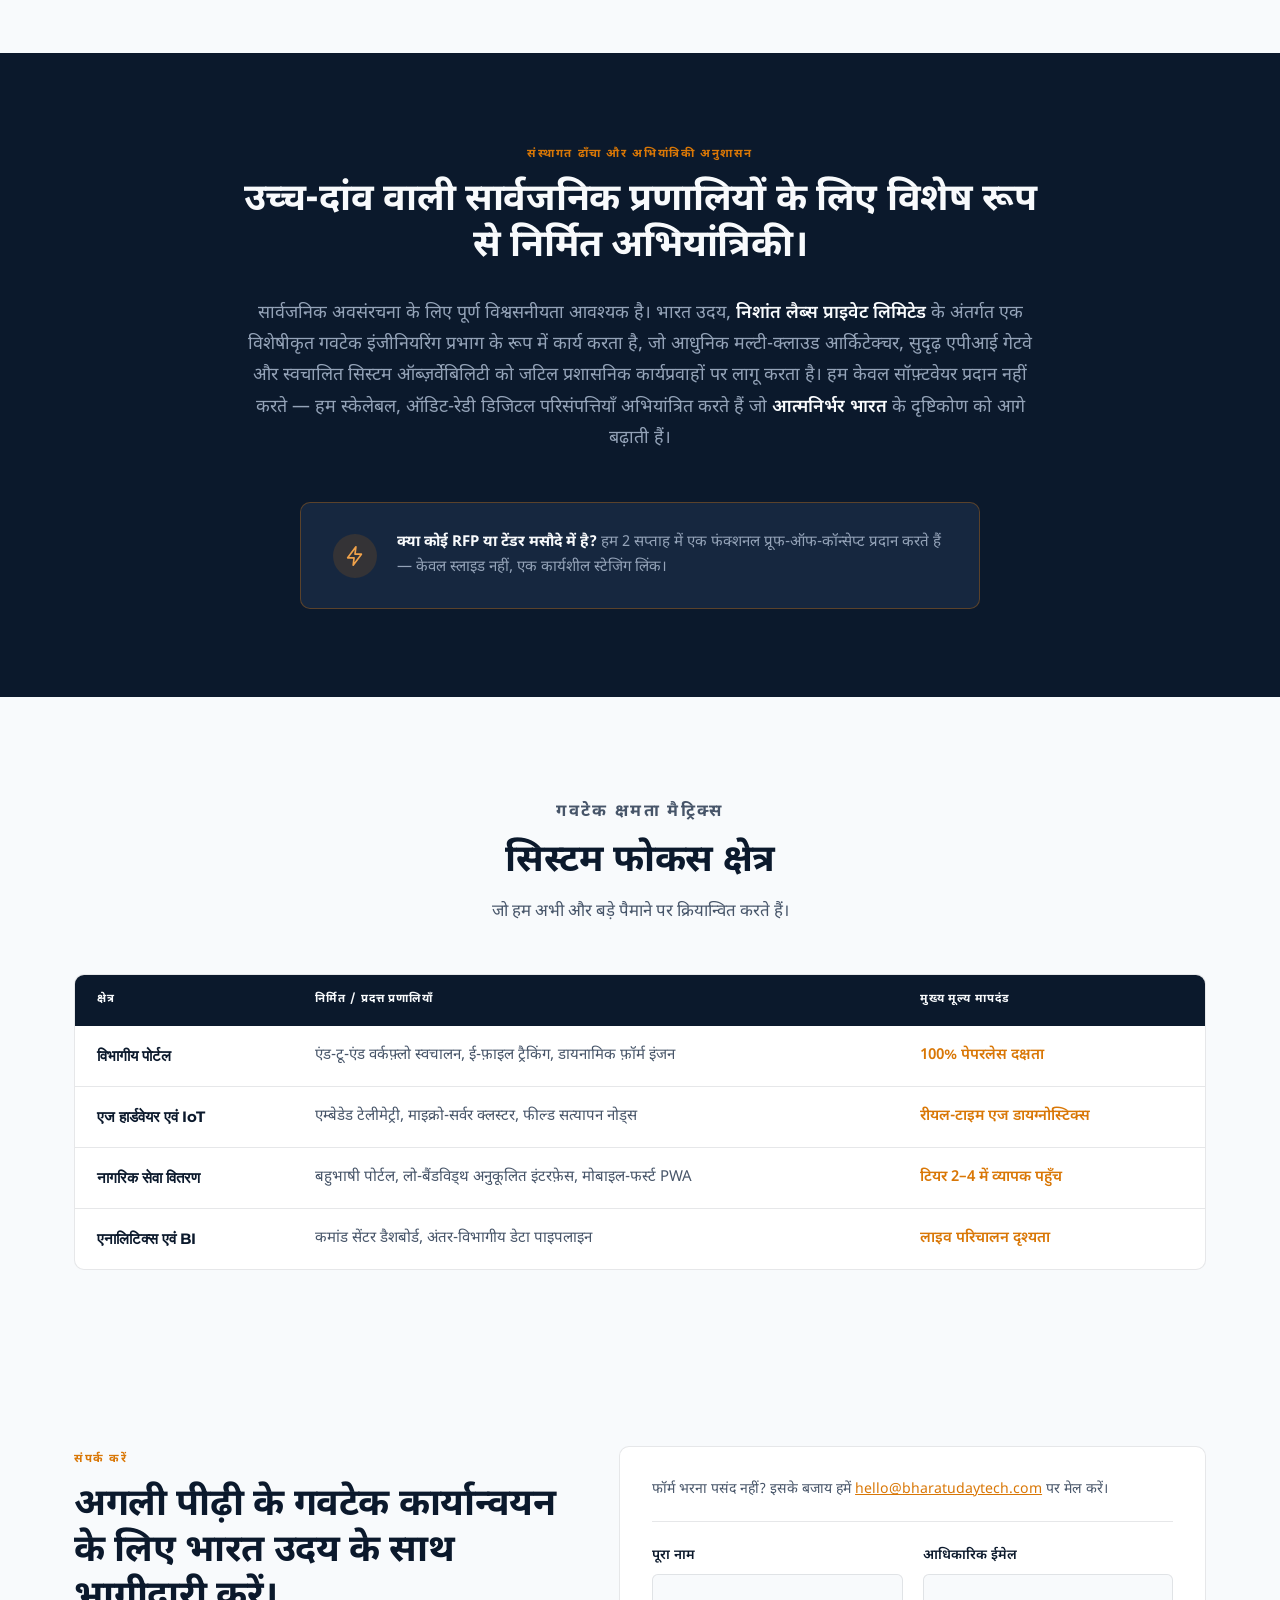
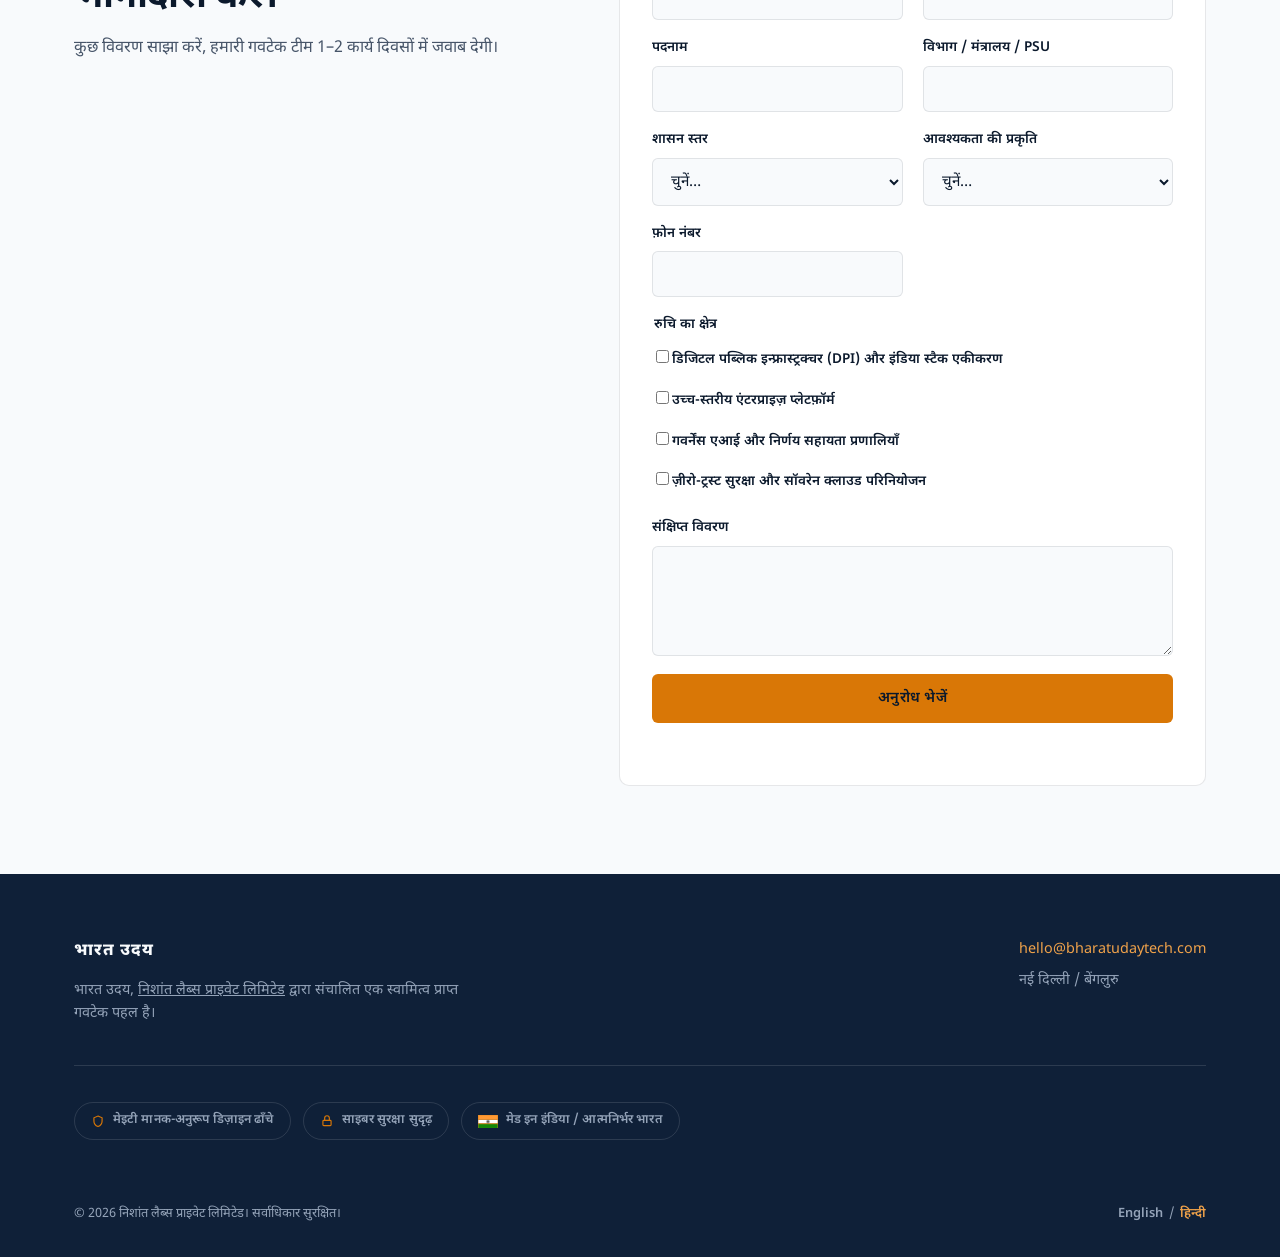
<file: hi/index.html>
<!doctype html>
<html lang="hi">
<head>
<meta charset="UTF-8">
<meta name="viewport" content="width=device-width, initial-scale=1">
<title>भारत उदय — मिशन-क्रिटिकल गवटेक अवसंरचना | निशांत लैब्स</title>
<meta name="description" content="भारत उदय, राज्य एवं केंद्रीय सरकार के लिए ज़ीरो-ट्रस्ट एंटरप्राइज़ अवसंरचना, इंडिया स्टैक एकीकरण और उच्च-समवर्ती प्लेटफ़ॉर्म का निर्माण करता है।">
<meta name="robots" content="index, follow">
<meta name="theme-color" content="#0B192C">
<link rel="canonical" href="https://bharatudaytech.com/hi/">
<link rel="alternate" hreflang="en" href="https://bharatudaytech.com/en/">
<link rel="alternate" hreflang="hi" href="https://bharatudaytech.com/hi/">
<link rel="alternate" hreflang="x-default" href="https://bharatudaytech.com/en/">
<link rel="icon" type="image/png" href="../assets/img/logo-256.png">
<link rel="apple-touch-icon" href="../assets/img/logo-256.png">

<meta property="og:type" content="website">
<meta property="og:site_name" content="भारत उदय">
<meta property="og:title" content="भारत उदय — मिशन-क्रिटिकल गवटेक अवसंरचना">
<meta property="og:description" content="राज्य एवं केंद्रीय शासन पहलों के लिए ज़ीरो-ट्रस्ट एंटरप्राइज़ अवसंरचना और इंडिया स्टैक-नेटिव प्लेटफ़ॉर्म का निर्माण।">
<meta property="og:url" content="https://bharatudaytech.com/hi/">
<meta property="og:locale" content="hi_IN">
<meta property="og:locale:alternate" content="en_IN">
<meta property="og:image" content="https://bharatudaytech.com/assets/img/og-cover.png">
<meta property="og:image:width" content="1200">
<meta property="og:image:height" content="630">
<meta property="og:image:alt" content="भारत उदय — मिशन-क्रिटिकल गवटेक अवसंरचना">
<meta name="twitter:card" content="summary_large_image">
<meta name="twitter:title" content="भारत उदय — मिशन-क्रिटिकल गवटेक अवसंरचना">
<meta name="twitter:description" content="राज्य एवं केंद्रीय शासन पहलों के लिए ज़ीरो-ट्रस्ट एंटरप्राइज़ अवसंरचना।">
<meta name="twitter:image" content="https://bharatudaytech.com/assets/img/og-cover.png">

<link rel="preconnect" href="https://fonts.googleapis.com">
<link rel="preconnect" href="https://fonts.gstatic.com" crossorigin>
<link href="https://fonts.googleapis.com/css2?family=Inter:wght@400;500;600;700&family=Noto+Sans+Devanagari:wght@500;600;700&family=Montserrat:wght@600;700;800&display=swap" rel="stylesheet">
<link rel="stylesheet" href="../assets/css/style.css">
<style>
  body, .hero-sub, .cap-card p, blockquote, table.matrix, .poc-card p, .footer-brand p, .footer-contact, .legal, .badge, .hero-meta-item, .form-control, .contact-success p {
    font-family: 'Noto Sans Devanagari', 'Inter', sans-serif;
  }
  h1, h2, h3, h4, .brand-title, .eyebrow, .btn, .main-nav a, table.matrix th, td:first-child, td:last-child, .form-field label, .checkbox-group legend {
    font-family: 'Noto Sans Devanagari', 'Montserrat', 'Inter', sans-serif;
  }
</style>

<script type="application/ld+json">
{
  "@context": "https://schema.org",
  "@type": "Organization",
  "name": "भारत उदय",
  "alternateName": "Bharat Uday — GovTech Division of Nishant Labs Pvt Ltd",
  "url": "https://bharatudaytech.com/hi/",
  "logo": "https://bharatudaytech.com/assets/img/logo-256.png",
  "email": "hello@bharatudaytech.com",
  "description": "भारत उदय भारत सरकार की पहलों के लिए मिशन-क्रिटिकल डिजिटल अवसंरचना, इंडिया स्टैक एकीकरण और ज़ीरो-ट्रस्ट एंटरप्राइज़ सिस्टम का निर्माण करता है।",
  "parentOrganization": {
    "@type": "Organization",
    "name": "Nishant Labs Private Limited"
  },
  "address": [
    { "@type": "PostalAddress", "addressLocality": "New Delhi", "addressCountry": "IN" },
    { "@type": "PostalAddress", "addressLocality": "Bengaluru", "addressCountry": "IN" }
  ]
}
</script>
</head>
<body>
<a class="skip-link" href="#main">मुख्य सामग्री पर जाएँ</a>

<header class="site-header">
  <div class="container">
    <a class="brand" href="./">
      <img class="brand-mark" src="../assets/img/logo-256.png" alt="" aria-hidden="true">
      <span class="brand-text">
        <span class="brand-title">भारत उदय</span>
        <span class="brand-sub">निशांत लैब्स प्राइवेट लिमिटेड का एक गवटेक प्रभाग</span>
      </span>
    </a>

    <nav class="main-nav" aria-label="मुख्य नेविगेशन">
      <a href="#capabilities">क्षमताएँ</a>
      <a href="#framework">ढाँचा</a>
      <a href="#focus-areas">फोकस क्षेत्र</a>
      <a href="#contact">संपर्क</a>
    </nav>

    <div class="header-actions">
      <div class="lang-switch" aria-label="भाषा चुनें">
        <a href="../en/" lang="en">EN</a>
        <a href="./" aria-current="true" lang="hi">हिं</a>
      </div>
      <button class="nav-toggle" aria-label="नेविगेशन खोलें/बंद करें" aria-expanded="false">
        <svg width="20" height="20" viewBox="0 0 24 24" fill="none" stroke="currentColor" stroke-width="2"><path d="M3 6h18M3 12h18M3 18h18"/></svg>
      </button>
    </div>
  </div>
</header>

<main id="main">

  <!-- HERO -->
  <section class="hero">
    <div class="hero-canvas-wrap" aria-hidden="true"><canvas id="mesh-canvas"></canvas></div>
    <div class="container">
      <div class="hero-inner">
        <p class="eyebrow">विकसित भारत 2047 · गवटेक इंजीनियरिंग</p>
        <h1>विकसित भारत के लिए <span class="accent">मिशन-क्रिटिकल</span> डिजिटल अवसंरचना का निर्माण।</h1>
        <p class="hero-sub">उच्च-समवर्ती एंटरप्राइज़ सॉफ़्टवेयर, क्लाउड-नेटिव सिस्टम, और सुरक्षित गवटेक समाधान — राज्य एवं केंद्रीय शासन पहलों को सशक्त बनाने के लिए अभियांत्रित।</p>
        <div class="hero-ctas">
          <a class="btn btn-primary" href="#focus-areas">गवटेक क्षमता मैट्रिक्स देखें</a>
          <a class="btn btn-outline" href="#contact">कार्यकारी ब्रीफिंग का अनुरोध करें</a>
        </div>
        <div class="hero-meta">
          <div class="hero-meta-item">आर्किटेक्चर<strong>ज़ीरो-ट्रस्ट · सॉवरेन क्लाउड</strong></div>
          <div class="hero-meta-item">एकीकरण स्तर<strong>आधार · डिजिलॉकर · यूपीआई</strong></div>
          <div class="hero-meta-item">अनुपालन<strong>मेइटी-संरेखित ढाँचे</strong></div>
        </div>
      </div>
    </div>
  </section>

  <!-- CORE CAPABILITIES -->
  <section id="capabilities" class="capabilities">
    <div class="container">
      <div class="section-head">
        <p class="eyebrow">मुख्य क्षमताएँ</p>
        <h2>राज्य एवं केंद्रीय शासन को सशक्त करने वाली अभियांत्रिकी</h2>
      </div>
      <div class="cap-grid">
        <article class="cap-card">
          <div class="cap-icon">
            <svg viewBox="0 0 24 24" fill="none" stroke="currentColor" stroke-width="1.8" stroke-linecap="round"><circle cx="6" cy="7" r="2.6"/><circle cx="18" cy="7" r="2.6"/><circle cx="12" cy="18" r="2.6"/><path d="M8.2 8.4 L10 16.2 M15.8 8.4 L14 16.2 M8.6 7h6.8"/></svg>
          </div>
          <h3>डिजिटल पब्लिक इन्फ्रास्ट्रक्चर (DPI) और इंडिया स्टैक एकीकरण</h3>
          <p>आधार, डिजिलॉकर, ईसाइन और यूपीआई प्लेटफ़ॉर्म के साथ निर्बाध एकीकरण, जो राष्ट्रीय स्तर पर नागरिक-केंद्रित सेवाएँ सुगमता से प्रदान करता है।</p>
        </article>

        <article class="cap-card">
          <div class="cap-icon">
            <svg viewBox="0 0 24 24" fill="none" stroke="currentColor" stroke-width="1.8" stroke-linecap="round" stroke-linejoin="round"><rect x="4" y="4" width="16" height="5" rx="1"/><rect x="4" y="10.5" width="16" height="5" rx="1"/><rect x="4" y="17" width="16" height="3.2" rx="1"/><circle cx="7.4" cy="6.5" r="0.6" fill="currentColor" stroke="none"/><circle cx="7.4" cy="13" r="0.6" fill="currentColor" stroke="none"/></svg>
          </div>
          <h3>उच्च-स्तरीय एंटरप्राइज़ प्लेटफ़ॉर्म</h3>
          <p>फॉल्ट-टॉलरेंट, उच्च-समवर्ती माइक्रोसर्विसेज़ आर्किटेक्चर — भारी लेनदेन मात्रा, रीयल-टाइम एनालिटिक्स और शून्य-डाउनटाइम क्रियान्वयन हेतु डिज़ाइन किया गया।</p>
        </article>

        <article class="cap-card">
          <div class="cap-icon">
            <svg viewBox="0 0 24 24" fill="none" stroke="currentColor" stroke-width="1.8" stroke-linecap="round" stroke-linejoin="round"><path d="M4 19V5M4 19h16"/><path d="M8 19v-6M12.5 19V9M17 19v-9"/><circle cx="17" cy="7" r="1.4" fill="currentColor" stroke="none"/></svg>
          </div>
          <h3>गवर्नेंस एआई और निर्णय सहायता प्रणालियाँ</h3>
          <p>कस्टम प्रेडिक्टिव डैशबोर्ड, एआई-सहायता प्राप्त दस्तावेज़ इंटेलिजेंस, और डेटा-आधारित प्रशासनिक निर्णय-प्रक्रिया के लिए स्वचालित नीति-प्रभाव टेलीमेट्री।</p>
        </article>

        <article class="cap-card">
          <div class="cap-icon">
            <svg viewBox="0 0 24 24" fill="none" stroke="currentColor" stroke-width="1.8" stroke-linejoin="round"><path d="M12 3.5 19 6.5V12c0 5-3.2 8.2-7 9.5-3.8-1.3-7-4.5-7-9.5V6.5Z"/><path d="M9 12.2 11.2 14.4 15.3 10"/></svg>
          </div>
          <h3>ज़ीरो-ट्रस्ट सुरक्षा और सॉवरेन क्लाउड परिनियोजन</h3>
          <p>मेइटी दिशानिर्देशों, डेटा लोकलाइज़ेशन कानूनों और एयर-गैप्ड नेटवर्क वातावरण के कड़े अनुपालन हेतु सुदृढ़ साइबर सुरक्षा ढाँचे।</p>
        </article>
      </div>
    </div>
  </section>

  <!-- INSTITUTIONAL FRAMEWORK -->
  <section id="framework" class="framework">
    <div class="container">
      <div class="framework-inner">
        <p class="eyebrow">संस्थागत ढाँचा और अभियांत्रिकी अनुशासन</p>
        <h2>उच्च-दांव वाली सार्वजनिक प्रणालियों के लिए विशेष रूप से निर्मित अभियांत्रिकी।</h2>
        <blockquote>
          सार्वजनिक अवसंरचना के लिए पूर्ण विश्वसनीयता आवश्यक है। भारत उदय, <strong>निशांत लैब्स प्राइवेट लिमिटेड</strong> के अंतर्गत एक विशेषीकृत गवटेक इंजीनियरिंग प्रभाग के रूप में कार्य करता है, जो आधुनिक मल्टी-क्लाउड आर्किटेक्चर, सुदृढ़ एपीआई गेटवे और स्वचालित सिस्टम ऑब्ज़र्वेबिलिटी को जटिल प्रशासनिक कार्यप्रवाहों पर लागू करता है। हम केवल सॉफ़्टवेयर प्रदान नहीं करते — हम स्केलेबल, ऑडिट-रेडी डिजिटल परिसंपत्तियाँ अभियांत्रित करते हैं जो <strong>आत्मनिर्भर भारत</strong> के दृष्टिकोण को आगे बढ़ाती हैं।
        </blockquote>

        <div class="poc-card">
          <div class="poc-icon">
            <svg viewBox="0 0 24 24" fill="none" stroke="currentColor" stroke-width="1.8" stroke-linecap="round" stroke-linejoin="round"><path d="M13 2 4 14h7l-1 8 9-12h-7l1-8Z"/></svg>
          </div>
          <p><strong>क्या कोई RFP या टेंडर मसौदे में है?</strong> हम 2 सप्ताह में एक फंक्शनल प्रूफ-ऑफ-कॉन्सेप्ट प्रदान करते हैं — केवल स्लाइड नहीं, एक कार्यशील स्टेजिंग लिंक।</p>
        </div>
      </div>
    </div>
  </section>

  <!-- SYSTEM FOCUS AREAS -->
  <section id="focus-areas" class="focus-areas">
    <div class="container">
      <div class="section-head">
        <p class="eyebrow">गवटेक क्षमता मैट्रिक्स</p>
        <h2>सिस्टम फोकस क्षेत्र</h2>
        <p>जो हम अभी और बड़े पैमाने पर क्रियान्वित करते हैं।</p>
      </div>
      <div class="table-wrap">
        <table class="matrix">
          <thead>
            <tr>
              <th scope="col">क्षेत्र</th>
              <th scope="col">निर्मित / प्रदत्त प्रणालियाँ</th>
              <th scope="col">मुख्य मूल्य मापदंड</th>
            </tr>
          </thead>
          <tbody>
            <tr>
              <td data-label="क्षेत्र">विभागीय पोर्टल</td>
              <td data-label="निर्मित / प्रदत्त प्रणालियाँ">एंड-टू-एंड वर्कफ़्लो स्वचालन, ई-फ़ाइल ट्रैकिंग, डायनामिक फ़ॉर्म इंजन</td>
              <td data-label="मुख्य मूल्य मापदंड">100% पेपरलेस दक्षता</td>
            </tr>
            <tr>
              <td data-label="क्षेत्र">एज हार्डवेयर एवं IoT</td>
              <td data-label="निर्मित / प्रदत्त प्रणालियाँ">एम्बेडेड टेलीमेट्री, माइक्रो-सर्वर क्लस्टर, फील्ड सत्यापन नोड्स</td>
              <td data-label="मुख्य मूल्य मापदंड">रीयल-टाइम एज डायग्नोस्टिक्स</td>
            </tr>
            <tr>
              <td data-label="क्षेत्र">नागरिक सेवा वितरण</td>
              <td data-label="निर्मित / प्रदत्त प्रणालियाँ">बहुभाषी पोर्टल, लो-बैंडविड्थ अनुकूलित इंटरफ़ेस, मोबाइल-फर्स्ट PWA</td>
              <td data-label="मुख्य मूल्य मापदंड">टियर 2–4 में व्यापक पहुँच</td>
            </tr>
            <tr>
              <td data-label="क्षेत्र">एनालिटिक्स एवं BI</td>
              <td data-label="निर्मित / प्रदत्त प्रणालियाँ">कमांड सेंटर डैशबोर्ड, अंतर-विभागीय डेटा पाइपलाइन</td>
              <td data-label="मुख्य मूल्य मापदंड">लाइव परिचालन दृश्यता</td>
            </tr>
          </tbody>
        </table>
      </div>
    </div>
  </section>

  <!-- CONTACT -->
  <section id="contact" class="contact">
    <div class="container contact-grid">
      <div class="contact-intro">
        <p class="eyebrow">संपर्क करें</p>
        <h2>अगली पीढ़ी के गवटेक कार्यान्वयन के लिए भारत उदय के साथ भागीदारी करें।</h2>
        <p class="contact-intro-copy">कुछ विवरण साझा करें, हमारी गवटेक टीम 1–2 कार्य दिवसों में जवाब देगी।</p>
      </div>
      <div class="contact-card">
        <p class="contact-alt">फॉर्म भरना पसंद नहीं? इसके बजाय हमें <a href="mailto:hello@bharatudaytech.com">hello@bharatudaytech.com</a> पर मेल करें।</p>
        <form id="contact-form" action="https://api.web3forms.com/submit" method="POST"
              data-error-message="कुछ गड़बड़ हुई। कृपया पुनः प्रयास करें या हमें सीधे hello@bharatudaytech.com पर ईमेल करें।"
              data-sending-label="भेजा जा रहा है…">
          <input type="hidden" name="access_key" value="aa5ad458-3371-4146-8d9c-f5b2c9b6c5d7">
          <input type="hidden" name="subject" value="New Executive Briefing Request — Bharat Uday">
          <input type="hidden" name="from_name" value="Bharat Uday Website">
          <input type="hidden" name="area_of_interest" id="area-of-interest-value">
          <input type="checkbox" name="botcheck" class="hp-field" style="display:none">

          <div class="form-grid">
            <div class="form-field"><label for="cf-name">पूरा नाम</label><input class="form-control" id="cf-name" name="name" type="text" required></div>
            <div class="form-field"><label for="cf-email">आधिकारिक ईमेल</label><input class="form-control" id="cf-email" name="email" type="email" required></div>
            <div class="form-field"><label for="cf-designation">पदनाम</label><input class="form-control" id="cf-designation" name="designation" type="text" required></div>
            <div class="form-field"><label for="cf-department">विभाग / मंत्रालय / PSU</label><input class="form-control" id="cf-department" name="department" type="text"></div>
            <div class="form-field">
              <label for="cf-gov-level">शासन स्तर</label>
              <select class="form-control" id="cf-gov-level" name="government_level">
                <option value="" disabled selected>चुनें…</option>
                <option>राज्य सरकार</option><option>केंद्र सरकार</option><option>PSU</option><option>अन्य</option>
              </select>
            </div>
            <div class="form-field">
              <label for="cf-requirement">आवश्यकता की प्रकृति</label>
              <select class="form-control" id="cf-requirement" name="requirement_type">
                <option value="" disabled selected>चुनें…</option>
                <option>RFP / टेंडर मसौदे में</option><option>प्रूफ-ऑफ-कॉन्सेप्ट अनुरोध</option>
                <option>कार्यकारी ब्रीफिंग / सामान्य पूछताछ</option><option>भागीदारी चर्चा</option>
              </select>
            </div>
            <div class="form-field"><label for="cf-phone">फ़ोन नंबर</label><input class="form-control" id="cf-phone" name="phone" type="tel"></div>

            <fieldset class="form-field form-field--full checkbox-group">
              <legend>रुचि का क्षेत्र</legend>
              <div class="checkbox-options">
                <label class="checkbox-item"><input type="checkbox" class="area-checkbox" value="Digital Public Infrastructure (DPI) & India Stack Integration"><span>डिजिटल पब्लिक इन्फ्रास्ट्रक्चर (DPI) और इंडिया स्टैक एकीकरण</span></label>
                <label class="checkbox-item"><input type="checkbox" class="area-checkbox" value="High-Scale Enterprise Platforms"><span>उच्च-स्तरीय एंटरप्राइज़ प्लेटफ़ॉर्म</span></label>
                <label class="checkbox-item"><input type="checkbox" class="area-checkbox" value="Governance AI & Decision Support Systems"><span>गवर्नेंस एआई और निर्णय सहायता प्रणालियाँ</span></label>
                <label class="checkbox-item"><input type="checkbox" class="area-checkbox" value="Zero-Trust Security & Sovereign Cloud Deployment"><span>ज़ीरो-ट्रस्ट सुरक्षा और सॉवरेन क्लाउड परिनियोजन</span></label>
              </div>
            </fieldset>

            <div class="form-field form-field--full"><label for="cf-message">संक्षिप्त विवरण</label><textarea class="form-control" id="cf-message" name="message" rows="4"></textarea></div>
          </div>

          <button type="submit" class="btn btn-primary contact-submit">अनुरोध भेजें</button>
          <p class="form-status" role="status" aria-live="polite"></p>
        </form>
        <div id="contact-success" class="contact-success" role="status" aria-live="polite" hidden>
          <div class="contact-success-icon">
            <svg viewBox="0 0 24 24" fill="none" stroke="currentColor" stroke-width="2" stroke-linecap="round" stroke-linejoin="round"><path d="M20 6 9 17l-5-5"/></svg>
          </div>
          <h3>अनुरोध सफलतापूर्वक भेजा गया</h3>
          <p>संपर्क करने के लिए धन्यवाद। हमारी गवटेक टीम को आपका अनुरोध प्राप्त हो गया है और वे 1–2 कार्य दिवसों में जवाब देंगे।</p>
        </div>
      </div>
    </div>
  </section>

</main>

<!-- FOOTER -->
<footer class="site-footer">
  <div class="container">
    <div class="footer-top">
      <div class="footer-brand">
        <span class="brand-title">भारत उदय</span>
        <p>भारत उदय, <a href="https://nishantlabs.in" target="_blank" rel="noopener noreferrer">निशांत लैब्स प्राइवेट लिमिटेड</a> द्वारा संचालित एक स्वामित्व प्राप्त गवटेक पहल है।</p>
      </div>
      <div class="footer-contact">
        <div class="contact-line"><a href="mailto:hello@bharatudaytech.com">hello@bharatudaytech.com</a></div>
        <div class="contact-line">नई दिल्ली / बेंगलुरु</div>
      </div>
    </div>

    <div class="badge-row">
      <span class="badge"><svg viewBox="0 0 24 24" fill="none" stroke="currentColor" stroke-width="2"><path d="M12 3.5 19 6.5V12c0 5-3.2 8.2-7 9.5-3.8-1.3-7-4.5-7-9.5V6.5Z"/></svg>मेइटी मानक-अनुरूप डिज़ाइन ढाँचे</span>
      <span class="badge"><svg viewBox="0 0 24 24" fill="none" stroke="currentColor" stroke-width="2"><rect x="5" y="11" width="14" height="9" rx="1.5"/><path d="M8 11V7a4 4 0 0 1 8 0v4"/></svg>साइबर सुरक्षा सुदृढ़</span>
      <span class="badge"><svg class="flag-icon" viewBox="0 0 30 20" aria-hidden="true"><rect width="30" height="6.67" fill="#FF9933"/><rect y="6.67" width="30" height="6.67" fill="#FFFFFF"/><rect y="13.33" width="30" height="6.67" fill="#138808"/><rect x="0.25" y="0.25" width="29.5" height="19.5" fill="none" stroke="rgba(255,255,255,0.18)" stroke-width="0.3"/><circle cx="15" cy="10" r="2.3" fill="none" stroke="#0B192C" stroke-width="0.35"/><circle cx="15" cy="10" r="0.4" fill="#0B192C"/><g stroke="#0B192C" stroke-width="0.22"><line x1="15.00" y1="9.65" x2="15.00" y2="7.70"/><line x1="15.09" y1="9.66" x2="15.60" y2="7.78"/><line x1="15.18" y1="9.70" x2="16.15" y2="8.01"/><line x1="15.25" y1="9.75" x2="16.63" y2="8.37"/><line x1="15.30" y1="9.82" x2="16.99" y2="8.85"/><line x1="15.34" y1="9.91" x2="17.22" y2="9.40"/><line x1="15.35" y1="10.00" x2="17.30" y2="10.00"/><line x1="15.34" y1="10.09" x2="17.22" y2="10.60"/><line x1="15.30" y1="10.18" x2="16.99" y2="11.15"/><line x1="15.25" y1="10.25" x2="16.63" y2="11.63"/><line x1="15.18" y1="10.30" x2="16.15" y2="11.99"/><line x1="15.09" y1="10.34" x2="15.60" y2="12.22"/><line x1="15.00" y1="10.35" x2="15.00" y2="12.30"/><line x1="14.91" y1="10.34" x2="14.40" y2="12.22"/><line x1="14.82" y1="10.30" x2="13.85" y2="11.99"/><line x1="14.75" y1="10.25" x2="13.37" y2="11.63"/><line x1="14.70" y1="10.18" x2="13.01" y2="11.15"/><line x1="14.66" y1="10.09" x2="12.78" y2="10.60"/><line x1="14.65" y1="10.00" x2="12.70" y2="10.00"/><line x1="14.66" y1="9.91" x2="12.78" y2="9.40"/><line x1="14.70" y1="9.82" x2="13.01" y2="8.85"/><line x1="14.75" y1="9.75" x2="13.37" y2="8.37"/><line x1="14.82" y1="9.70" x2="13.85" y2="8.01"/><line x1="14.91" y1="9.66" x2="14.40" y2="7.78"/></g></svg>मेड इन इंडिया / आत्मनिर्भर भारत</span>
    </div>

    <div class="footer-bottom">
      <p class="legal">© <span id="copyright-year">2026</span> निशांत लैब्स प्राइवेट लिमिटेड। सर्वाधिकार सुरक्षित।</p>
      <div class="footer-lang">
        <a href="../en/" lang="en">English</a>
        <span aria-hidden="true">/</span>
        <a href="./" aria-current="true" lang="hi">हिन्दी</a>
      </div>
    </div>
  </div>
</footer>

<script src="../assets/js/main.js" defer></script>
</body>
</html>
</file>
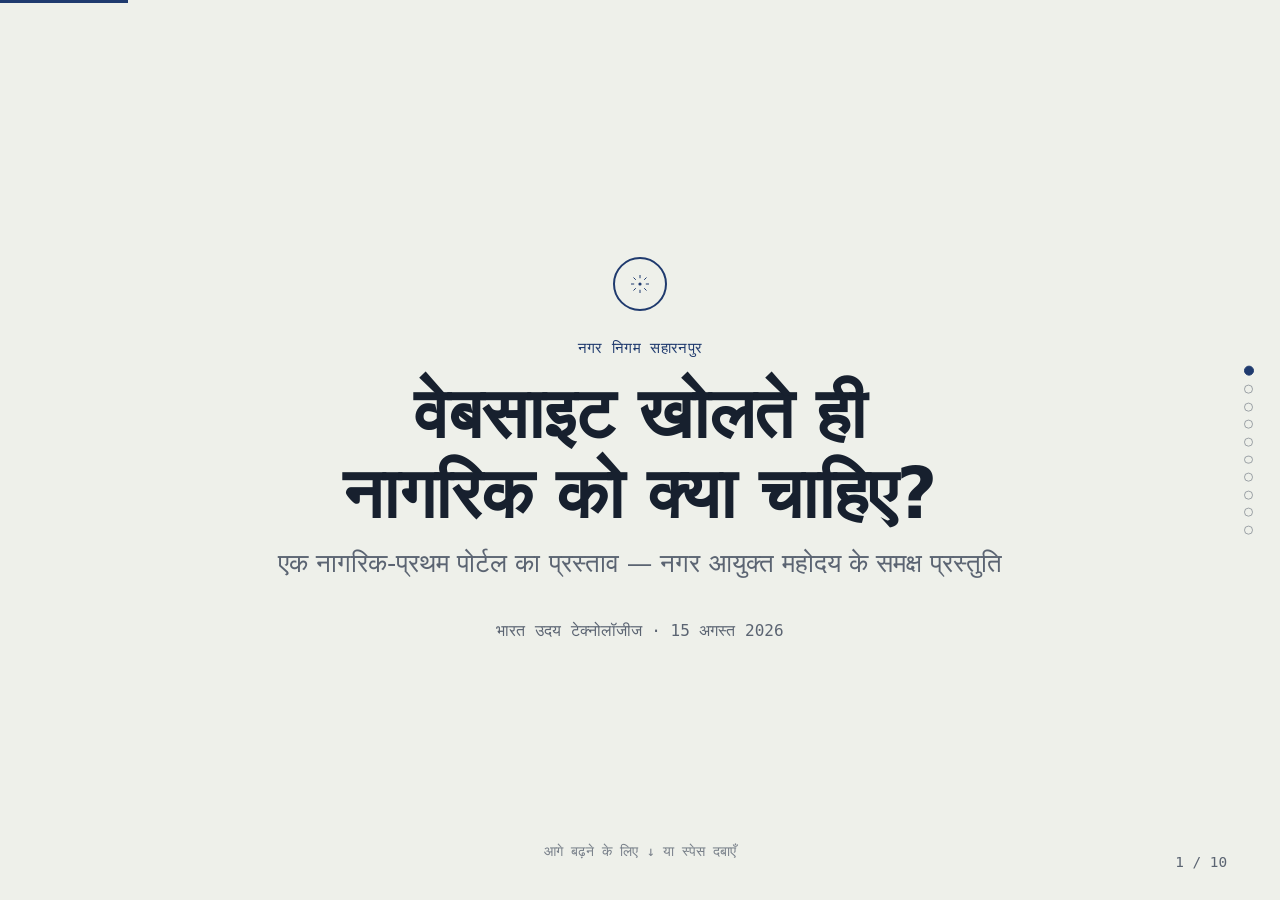
<file: snn/presentation/index.html>
<!doctype html>
<html lang="hi">

<head>
  <meta charset="utf-8">
  <meta name="viewport" content="width=device-width, initial-scale=1, viewport-fit=cover">
  <title>नागरिक-प्रथम पोर्टल — प्रस्तुति</title>
  <meta name="description"
    content="सहारनपुर नगर निगम — मौजूदा वेबसाइट से नए, नागरिक-केंद्रित पोर्टल की ओर बढ़ने का प्रस्तुतिकरण">
  <meta name="robots" content="noindex, nofollow">
  <meta name="theme-color" content="#1F3A6E">
  <link rel="icon" href="../assets/img/favicon.svg" type="image/svg+xml">
  <style id="pdf-page-size">
    @page {
      size: 13.333in 7.5in;
      margin: 0
    }
  </style>
  <script>
    (function () {
      if (/(?:^|[?&])pdf=mobile\b/.test(location.search)) {
        document.getElementById('pdf-page-size').textContent = '@page { size: 4.06in 8.79in; margin: 0 }';
        document.documentElement.classList.add('pdf-mobile');
      }
    })();
  </script>
  <style>
    :root {
      --chakra: #1F3A6E;
      --chakra-d: #152A52;
      --chakra-t: #EAEEF6;
      --ink: #17202E;
      --stone: #5B6472;
      --wall: #EEF0EA;
      --paper: #FFFFFF;
      --line: #D9DCD3;
      --saffron: #C97A24;
      --leaf: #2E6B4F;
      --present: #101A30;
      --present-ink: #F3F5FA;
      --present-stone: #AEB9D2;
      --present-line: #2A3A5E;
      --r-lg: 18px;
      --sh: 0 2px 4px rgba(23, 32, 46, .06), 0 20px 40px -22px rgba(23, 32, 46, .32);
      --f-disp: "Anek Devanagari", "Noto Sans Devanagari", "Nirmala UI", "Mangal", system-ui, sans-serif;
      --f-body: "Mukta", "Noto Sans Devanagari", "Nirmala UI", system-ui, -apple-system, sans-serif;
      --f-mono: "IBM Plex Mono", ui-monospace, SFMono-Regular, Menlo, monospace;
    }

    @media (prefers-color-scheme: dark) {
      :root:not([data-theme="light"]) {
        --ink: #EDEFF4;
        --stone: #9BA3B6;
        --wall: #12161F;
        --paper: #1A2030;
        --line: #2A3040;
        --chakra: #8DA3D6;
        --chakra-t: #1E2740;
        --chakra-d: #C3D0EE;
        --saffron: #DE9A4A;
        --leaf: #5AA47F;
      }
    }

    :root[data-theme="dark"] {
      --ink: #EDEFF4;
      --stone: #9BA3B6;
      --wall: #12161F;
      --paper: #1A2030;
      --line: #2A3040;
      --chakra: #8DA3D6;
      --chakra-t: #1E2740;
      --chakra-d: #C3D0EE;
      --saffron: #DE9A4A;
      --leaf: #5AA47F;
    }

    *,
    *::before,
    *::after {
      box-sizing: border-box
    }

    html {
      scroll-behavior: smooth
    }

    @media (prefers-reduced-motion:reduce) {
      html {
        scroll-behavior: auto
      }

      *,
      *::before,
      *::after {
        transition-duration: .001ms !important;
        animation-duration: .001ms !important
      }
    }

    body {
      margin: 0;
      background: var(--wall);
      color: var(--ink);
      font-family: var(--f-body);
      line-height: 1.5;
      -webkit-font-smoothing: antialiased;
      overflow-x: hidden;
    }

    h1,
    h2,
    h3 {
      font-family: var(--f-disp);
      font-weight: 700;
      line-height: 1.14;
      margin: 0;
      text-wrap: balance
    }

    p,
    ul {
      margin: 0
    }

    ul {
      padding: 0;
      list-style: none
    }

    .deck {
      scroll-snap-type: y mandatory;
      height: 100dvh;
      overflow-y: auto;
      overflow-x: hidden
    }

    .slide {
      scroll-snap-align: start;
      scroll-snap-stop: always;
      min-height: 100dvh;
      width: 100%;
      display: flex;
      flex-direction: column;
      justify-content: center;
      padding: clamp(1.6rem, 6vw, 6rem) clamp(1.6rem, 8vw, 9rem);
      position: relative;
      opacity: 0;
      transform: translateY(18px);
      transition: opacity .5s ease, transform .5s ease;
    }

    .slide.in {
      opacity: 1;
      transform: translateY(0)
    }

    @media (prefers-reduced-motion:reduce) {
      .slide {
        opacity: 1;
        transform: none
      }
    }

    .slide .inner {
      max-width: 64rem;
      width: 100%;
      margin-inline: auto
    }

    .slide[data-invert] .inner {
      max-width: 58rem
    }

    .eyebrow {
      font-family: var(--f-mono);
      font-size: .95rem;
      color: var(--chakra);
      letter-spacing: .02em;
      margin-bottom: .9rem;
      display: flex;
      align-items: center;
      gap: .6rem;
    }

    .eyebrow .n {
      font-weight: 700
    }

    .eyebrow .rule {
      flex: 1;
      height: 1px;
      background: var(--line);
      max-width: 5rem
    }

    h1.h {
      font-size: clamp(2.3rem, 4.6vw, 3.6rem);
      letter-spacing: -.008em
    }

    h2.sub {
      font-size: clamp(1.3rem, 2vw, 1.7rem);
      font-weight: 500;
      color: var(--stone);
      margin-top: .9rem;
      font-family: var(--f-body);
      text-wrap: balance
    }

    .list {
      display: flex;
      flex-direction: column;
      gap: 1.05rem;
      margin-top: 2.2rem
    }

    .list li {
      display: flex;
      align-items: baseline;
      gap: 1rem;
      font-size: clamp(1.55rem, 2.4vw, 2rem);
      line-height: 1.32;
    }

    .list li .mk {
      font-family: var(--f-mono);
      font-size: 1rem;
      color: var(--stone);
      flex: none;
      width: 2.2rem;
      padding-top: .35em;
    }

    .list.evidence li .mk {
      font-weight: 700
    }

    .list.evidence li[data-present] .mk {
      color: var(--leaf)
    }

    .list.evidence li:not([data-present]) .mk {
      color: var(--stone)
    }

    .grid6 {
      display: grid;
      grid-template-columns: repeat(2, 1fr);
      gap: 1.1rem 2.2rem;
      margin-top: 2.2rem
    }

    @media (max-width:640px) {
      .grid6 {
        grid-template-columns: 1fr
      }
    }

    .grid6 .item {
      display: flex;
      align-items: baseline;
      gap: .9rem;
      font-size: clamp(1.4rem, 2.1vw, 1.75rem)
    }

    .grid6 .item .mk {
      font-family: var(--f-mono);
      color: var(--chakra);
      font-weight: 700;
      font-size: 1rem;
      flex: none;
      width: 1.7rem
    }

    .cards3 {
      display: grid;
      grid-template-columns: repeat(3, 1fr);
      gap: 1.3rem;
      margin-top: 2.3rem
    }

    @media (max-width:820px) {
      .cards3 {
        grid-template-columns: 1fr
      }
    }

    .card {
      background: var(--paper);
      border: 1px solid var(--line);
      border-radius: var(--r-lg);
      box-shadow: var(--sh);
      padding: 1.6rem 1.5rem;
    }

    .card .k {
      font-family: var(--f-mono);
      font-size: .85rem;
      color: var(--chakra);
      margin-bottom: .7rem
    }

    .card p {
      font-size: clamp(1.15rem, 1.6vw, 1.35rem);
      line-height: 1.45
    }

    .tricolour {
      display: flex;
      height: 12px;
      width: 100%
    }

    .tricolour i {
      flex: 1
    }

    .tricolour i:nth-child(1) {
      background: var(--saffron)
    }

    .tricolour i:nth-child(2) {
      background: var(--paper)
    }

    .tricolour i:nth-child(3) {
      background: var(--leaf)
    }

    .big-ask {
      font-size: clamp(2rem, 4vw, 3rem);
      font-family: var(--f-disp);
      font-weight: 700;
      color: var(--chakra);
      margin-top: 1.6rem;
      text-wrap: balance
    }

    .mono-steps {
      font-family: var(--f-mono);
      font-size: clamp(1.05rem, 1.6vw, 1.35rem);
      color: var(--stone);
      margin-top: 1.8rem;
      display: flex;
      flex-wrap: wrap;
      gap: .5rem .8rem
    }

    .mono-steps b {
      color: var(--ink);
      font-weight: 600
    }

    .mono-caption {
      font-family: var(--f-mono);
      font-size: 1rem;
      color: var(--stone);
      margin-top: .8rem
    }

    /* title slide */
    #slide-1 {
      align-items: center;
      text-align: center
    }

    #slide-1 .inner {
      max-width: 46rem
    }

    #slide-1 .mark {
      width: 3.4rem;
      height: 3.4rem;
      margin: 0 auto 1.6rem;
      border-radius: 50%;
      border: 2px solid var(--chakra);
      display: flex;
      align-items: center;
      justify-content: center;
    }

    #slide-1 h1 {
      font-size: clamp(2.6rem, 5.6vw, 4.4rem)
    }

    #slide-1 .foot {
      margin-top: 2.6rem;
      font-family: var(--f-mono);
      font-size: 1rem;
      color: var(--stone)
    }

    #slide-1 .hint {
      position: absolute;
      bottom: 2.4rem;
      left: 0;
      right: 0;
      text-align: center;
      font-family: var(--f-mono);
      font-size: .85rem;
      color: var(--stone);
      opacity: .8
    }

    /* inverted climax slide */
    .slide[data-invert] {
      background: var(--present);
      color: var(--present-ink)
    }

    .slide[data-invert] .eyebrow {
      color: var(--chakra-t, #9db3e8)
    }

    .slide[data-invert] h2.sub {
      color: var(--present-stone)
    }

    .slide[data-invert] .eyebrow .rule {
      background: var(--present-line)
    }

    .slide[data-invert] .list li .mk {
      color: var(--present-stone)
    }

    /* nav rail */
    .rail {
      position: fixed;
      right: clamp(.8rem, 2vw, 1.6rem);
      top: 50%;
      transform: translateY(-50%);
      display: flex;
      flex-direction: column;
      gap: .55rem;
      z-index: 20;
    }

    .rail button {
      width: .55rem;
      height: .55rem;
      border-radius: 50%;
      border: 1px solid var(--stone);
      background: transparent;
      padding: 0;
      cursor: pointer;
      opacity: .55;
    }

    .rail button[aria-current="true"] {
      background: var(--chakra);
      border-color: var(--chakra);
      opacity: 1;
      width: .65rem;
      height: .65rem
    }

    .counter {
      position: fixed;
      right: clamp(1.6rem, 4vw, 3rem);
      bottom: 1.5rem;
      z-index: 20;
      font-family: var(--f-mono);
      font-size: .9rem;
      color: var(--stone);
      background: var(--wall);
      padding: .15rem .3rem;
    }

    .progress {
      position: fixed;
      top: 0;
      left: 0;
      height: 3px;
      background: var(--chakra);
      z-index: 30;
      transition: width .4s ease
    }

    :focus-visible {
      outline: 3px solid var(--chakra);
      outline-offset: 2px
    }

    @media print {
      *,
      *::before,
      *::after {
        -webkit-print-color-adjust: exact;
        print-color-adjust: exact
      }

      .rail,
      .counter,
      .progress,
      .hint {
        display: none !important
      }

      body {
        overflow: visible
      }

      .deck {
        height: auto;
        overflow: visible
      }

      .slide {
        opacity: 1 !important;
        transform: none !important;
        width: 13.333in;
        height: 7.5in;
        min-height: 7.5in;
        page-break-after: always;
        break-after: page;
      }

      .slide:last-child {
        page-break-after: auto;
        break-after: auto
      }

      html.pdf-mobile .slide {
        width: 4.06in;
        height: auto;
        min-height: 8.79in;
      }

      html.pdf-mobile .grid6,
      html.pdf-mobile .cards3 {
        grid-template-columns: 1fr;
      }
    }
  </style>
</head>

<body>

  <div class="progress" id="progress"></div>
  <nav class="rail" id="rail" aria-label="स्लाइड नेविगेशन"></nav>
  <div class="counter" id="counter">1 / 10</div>

  <main class="deck" id="deck">

    <section class="slide" id="slide-1">
      <div class="inner">
        <div class="mark" aria-hidden="true">
          <svg width="20" height="20" viewBox="0 0 20 20">
            <circle cx="10" cy="10" r="1.6" fill="var(--chakra)" />
            <g stroke="var(--chakra)" stroke-width="1">
              <line x1="10" y1="1" x2="10" y2="4.2" />
              <line x1="10" y1="15.8" x2="10" y2="19" />
              <line x1="1" y1="10" x2="4.2" y2="10" />
              <line x1="15.8" y1="10" x2="19" y2="10" />
              <line x1="3.5" y1="3.5" x2="5.8" y2="5.8" />
              <line x1="14.2" y1="14.2" x2="16.5" y2="16.5" />
              <line x1="16.5" y1="3.5" x2="14.2" y2="5.8" />
              <line x1="5.8" y1="14.2" x2="3.5" y2="16.5" />
            </g>
          </svg>
        </div>
        <div class="eyebrow" style="justify-content:center">नगर निगम सहारनपुर</div>
        <h1 class="h">वेबसाइट खोलते ही नागरिक को क्या चाहिए?</h1>
        <h2 class="sub">एक नागरिक-प्रथम पोर्टल का प्रस्ताव — नगर आयुक्त महोदय के समक्ष प्रस्तुति</h2>
        <div class="foot">भारत उदय टेक्नोलॉजीज · 15 अगस्त 2026</div>
      </div>
      <div class="hint">आगे बढ़ने के लिए ↓ या स्पेस दबाएँ</div>
    </section>

    <section class="slide" id="slide-2">
      <div class="inner">
        <div class="eyebrow"><span class="n">02</span><span class="rule"></span>समस्या को नागरिक की नज़र से देखें</div>
        <h1 class="h">छह काम — बाक़ी सब गौण</h1>
        <h2 class="sub">वेबसाइट पर आने वाला लगभग हर नागरिक इन्हीं छह वजहों से आता है</h2>
        <div class="grid6">
          <div class="item"><span class="mk">01</span>शिकायत दर्ज / ट्रैक करना</div>
          <div class="item"><span class="mk">02</span>जन्म / मृत्यु प्रमाण पत्र</div>
          <div class="item"><span class="mk">03</span>गृहकर भुगतान</div>
          <div class="item"><span class="mk">04</span>जल संयोजन एवं बकाया</div>
          <div class="item"><span class="mk">05</span>टेंडर / निविदा देखना</div>
          <div class="item"><span class="mk">06</span>सूचना / नोटिस देखना</div>
        </div>
      </div>
    </section>

    <section class="slide" id="slide-3">
      <div class="inner">
        <div class="eyebrow"><span class="n">03</span><span class="rule"></span>आज की स्थिति — जैसा है, वैसा</div>
        <h1 class="h">मौजूदा होमपेज पर क्या मिलता है</h1>
        <ul class="list evidence">
          <li data-present><span class="mk">✓</span>गृहकर भुगतान — सीधा लिंक</li>
          <li data-present><span class="mk">✓</span>ई-टेंडर — सीधा लिंक</li>
          <li><span class="mk">–</span>शिकायत दर्ज या ट्रैक करने का कोई सीधा रास्ता नहीं — केवल फ़ोन नंबरों की सूची</li>
          <li><span class="mk">–</span>प्रमाण पत्र या जल-संयोजन के लिए कोई सीधा एक्शन नहीं</li>
          <li><span class="mk">–</span>भाषा टॉगल नहीं दिखता, यद्यपि सामग्री द्विभाषी है</li>
        </ul>
        <div class="mono-caption">छह में से 2 काम सीधे होमपेज से — बाक़ी के लिए 20+ आइटम वाले मेनू में खोजना पड़ता है
        </div>
      </div>
    </section>

    <section class="slide" id="slide-4">
      <div class="inner">
        <div class="eyebrow"><span class="n">04</span><span class="rule"></span>इसकी असली क़ीमत</div>
        <h1 class="h">यह सिर्फ़ "पुरानी दिखने वाली वेबसाइट" की बात नहीं</h1>
        <div class="cards3">
          <div class="card">
            <div class="k">नागरिक</div>
            <p>बार-बार फ़ोन या काउंटर पर जाना — स्थिति पता करने का कोई और तरीक़ा नहीं</p>
          </div>
          <div class="card">
            <div class="k">कर्मचारी</div>
            <p>वही सवाल बार-बार, फ़ोन पर मैन्युअल स्टेटस बताना, काग़ज़ी रजिस्टर</p>
          </div>
          <div class="card">
            <div class="k">अधिकारी</div>
            <p>शिकायतों की कोई एक तस्वीर नहीं — कहाँ अटकी है, कब से, ज़िम्मेदार कौन, पता लगाना मुश्किल</p>
          </div>
        </div>
      </div>
    </section>

    <section class="slide" id="slide-5">
      <div class="inner">
        <div class="eyebrow"><span class="n">05</span><span class="rule"></span>प्रस्ताव</div>
        <h1 class="h">वही छह काम — अब सामने</h1>
        <ul class="list">
          <li><span class="mk">→</span>खोज + चार सीधे एक्शन टाइल — बिना मेनू खोजे</li>
          <li><span class="mk">→</span>शिकायत भरते ही टिकट नंबर — ट्रैक करने योग्य</li>
          <li><span class="mk">→</span>मोबाइल-पहले, इंस्टॉल हो सकने वाला, ऑफ़लाइन भी काम करे</li>
          <li><span class="mk">→</span>हिंदी/अंग्रेज़ी टॉगल, फ़ॉन्ट-साइज़, हाई-कॉन्ट्रास्ट</li>
        </ul>
      </div>
    </section>

    <section class="slide" id="slide-6">
      <div class="inner" style="text-align:center">
        <div class="eyebrow" style="justify-content:center"><span class="n">06</span><span class="rule"
            style="max-width:3rem"></span>लाइव डेमो<span class="rule" style="max-width:3rem"></span></div>
        <h1 class="h">अब लाइव देखते हैं</h1>
        <div class="mono-caption">अभी एक प्रोटोटाइप — कोई सर्वर नहीं जुड़ा</div>
        <div class="mono-steps" style="justify-content:center">
          <b>होम</b><span>→</span><b>शिकायत दर्ज करें</b><span>→</span><b>टिकट नंबर</b><span>→</span><b>मेरी
            शिकायत</b><span>→</span><b>नगर आयुक्त व्यू</b><span>→</span><b>सूचना प्रकाशित करें</b>
        </div>
      </div>
    </section>

    <section class="slide" id="slide-7">
      <div class="inner">
        <div class="eyebrow"><span class="n">07</span><span class="rule"></span>नागरिक को क्या मिलता है</div>
        <h1 class="h">बार-बार फ़ोन करने की ज़रूरत नहीं</h1>
        <ul class="list">
          <li><span class="mk">→</span>एक टिकट नंबर — हर बार स्थिति पता</li>
          <li><span class="mk">→</span>कोई भी फ़ोन चले, इंस्टॉल हो, ऑफ़लाइन भी खुले</li>
          <li><span class="mk">→</span>बड़ा फ़ॉन्ट, हाई-कॉन्ट्रास्ट — बुज़ुर्ग व दृष्टि-बाधित नागरिकों तक पहुँच</li>
          <li><span class="mk">→</span>समाधान कब तक — यह पहले से लिखा है</li>
        </ul>
      </div>
    </section>

    <section class="slide" id="slide-8">
      <div class="inner">
        <div class="eyebrow"><span class="n">08</span><span class="rule"></span>कर्मचारी की उत्पादकता</div>
        <h1 class="h">वही काम, कम दोहराव</h1>
        <ul class="list">
          <li><span class="mk">→</span>शिकायतें अपने-आप वार्ड व श्रेणी में बँटती हैं — ग़लत जगह जाने की गुंजाइश कम</li>
          <li><span class="mk">→</span>स्टेटस पूछने के फ़ोन कॉल घटते हैं — नागरिक ख़ुद ट्रैक करता है</li>
          <li><span class="mk">→</span>सूचना सीधे बोर्ड पर — किसी वेब वेंडर को टिकट डाले बिना</li>
          <li><span class="mk">→</span>काग़ज़ी रजिस्टर की जगह एक डिजिटल कतार</li>
        </ul>
      </div>
    </section>

    <section class="slide" id="slide-9" data-invert>
      <div class="inner">
        <div class="eyebrow"><span class="n">09</span><span class="rule"></span>अधिकारी के लिए</div>
        <h1 class="h">नगर आयुक्त व्यू — एक स्क्रीन पर पूरी तस्वीर</h1>
        <ul class="list">
          <li><span class="mk">→</span>ज़ोन व श्रेणी के अनुसार शिकायत कतार</li>
          <li><span class="mk">→</span>नागरिक चार्टर के मुक़ाबले कितनी समय-सीमा पार — तुरंत दिखे</li>
          <li><span class="mk">→</span>रंग नहीं, आकार से स्थिति — प्रोजेक्टर व रंग-अंध दृष्टि, दोनों के लिए स्पष्ट</li>
          <li><span class="mk">→</span>सूचना प्रकाशन सीधे इसी स्क्रीन से</li>
        </ul>
      </div>
    </section>

    <section class="slide" id="slide-10">
      <div class="inner">
        <div class="eyebrow"><span class="n">10</span><span class="rule"></span>आगे का रास्ता</div>
        <h1 class="h">अभी क्या है, आगे क्या चाहिए</h1>
        <ul class="list">
          <li><span class="mk">–</span>अभी: एक काम करने वाला प्रोटोटाइप — डेटा केवल डिवाइस पर, कोई सर्वर नहीं</li>
          <li><span class="mk">→</span>अगला कदम: शिकायत, सम्पत्ति कर व टेंडर की वास्तविक प्रणालियों से जोड़ना</li>
          <li><span class="mk">→</span>प्रस्ताव: पहले एक ज़ोन/विभाग में पायलट, फिर विस्तार</li>
        </ul>
        <div class="big-ask">अनुरोध: पायलट को आगे बढ़ाने की स्वीकृति</div>
      </div>
      <div class="tricolour" style="position:absolute; left:0; right:0; bottom:0" aria-hidden="true">
        <i></i><i></i><i></i></div>
    </section>

  </main>

  <script>
    (function () {
      var slides = Array.prototype.slice.call(document.querySelectorAll('.slide'));
      var deck = document.getElementById('deck');
      var rail = document.getElementById('rail');
      var counter = document.getElementById('counter');
      var progress = document.getElementById('progress');
      var current = 0;

      slides.forEach(function (s, i) {
        var b = document.createElement('button');
        b.type = 'button';
        b.setAttribute('aria-label', 'स्लाइड ' + (i + 1));
        b.addEventListener('click', function () { goTo(i); });
        rail.appendChild(b);
      });
      var dots = Array.prototype.slice.call(rail.children);

      function updateUI(i) {
        current = i;
        dots.forEach(function (d, idx) { d.setAttribute('aria-current', idx === i ? 'true' : 'false'); });
        counter.textContent = (i + 1) + ' / ' + slides.length;
        progress.style.width = (((i + 1) / slides.length) * 100) + '%';
      }

      function goTo(i) {
        i = Math.max(0, Math.min(slides.length - 1, i));
        slides[i].scrollIntoView({ behavior: 'smooth', block: 'start' });
      }

      var io = new IntersectionObserver(function (entries) {
        entries.forEach(function (e) {
          if (e.isIntersecting) {
            e.target.classList.add('in');
            if (e.intersectionRatio > 0.6) {
              var idx = slides.indexOf(e.target);
              if (idx > -1) updateUI(idx);
            }
          }
        });
      }, { root: deck, threshold: [0, 0.6] });
      slides.forEach(function (s) { io.observe(s); });

      document.addEventListener('keydown', function (e) {
        if (e.key === 'ArrowDown' || e.key === 'ArrowRight' || e.key === ' ' || e.key === 'PageDown') {
          e.preventDefault(); goTo(current + 1);
        } else if (e.key === 'ArrowUp' || e.key === 'ArrowLeft' || e.key === 'PageUp') {
          e.preventDefault(); goTo(current - 1);
        } else if (e.key === 'Home') {
          e.preventDefault(); goTo(0);
        } else if (e.key === 'End') {
          e.preventDefault(); goTo(slides.length - 1);
        }
      });

      updateUI(0);
    })();
  </script>
</body>

</html>
</file>
<file: assets/css/style.css>
/* ==========================================================================
   Bharat Uday — Design System
   Navy / Amber institutional theme. No framework, no build step.
   ========================================================================== */

:root {
  --navy: #0B192C;
  --navy-800: #0F2038;
  --navy-700: #16273f;
  --navy-600: #1E3350;
  --amber: #D97706;
  --amber-light: #F0A24A;
  --terracotta: #E07A5F;
  --off-white: #F8FAFC;
  --slate: #475569;
  --slate-light: #94A3B8;
  --border-dark: rgba(248, 250, 252, 0.12);
  --border-light: rgba(11, 25, 44, 0.1);
  --success: #15803D;
  --error: #B91C1C;

  --font-body: 'Inter', -apple-system, BlinkMacSystemFont, 'Segoe UI', sans-serif;
  --font-head: 'Montserrat', 'Inter', -apple-system, sans-serif;

  --max-width: 1180px;
  --radius: 6px;
}

*, *::before, *::after { box-sizing: border-box; }

html { scroll-behavior: smooth; }

@media (prefers-reduced-motion: reduce) {
  html { scroll-behavior: auto; }
  *, *::before, *::after {
    animation-duration: 0.01ms !important;
    animation-iteration-count: 1 !important;
    transition-duration: 0.01ms !important;
    scroll-behavior: auto !important;
  }
}

body {
  margin: 0;
  font-family: var(--font-body);
  background: var(--off-white);
  color: var(--navy);
  line-height: 1.6;
  -webkit-font-smoothing: antialiased;
  text-rendering: optimizeLegibility;
}

img, svg { max-width: 100%; display: block; }

.container {
  max-width: var(--max-width);
  margin: 0 auto;
  padding: 0 24px;
}

a { color: inherit; }

.eyebrow {
  display: inline-block;
  font-family: var(--font-head);
  font-size: 0.72rem;
  font-weight: 700;
  letter-spacing: 0.14em;
  text-transform: uppercase;
  color: var(--amber);
  margin: 0 0 14px;
}

h1, h2, h3, h4 {
  font-family: var(--font-head);
  font-weight: 700;
  line-height: 1.22;
  margin: 0;
  color: var(--navy);
}

h2 {
  font-size: clamp(1.6rem, 1.2rem + 1.6vw, 2.35rem);
  letter-spacing: -0.01em;
}

p { margin: 0; }

.section-head {
  max-width: 720px;
  margin: 0 auto 48px;
  text-align: center;
}

.section-head p {
  margin-top: 14px;
  color: var(--slate);
  font-size: 1.05rem;
}

section { padding: 88px 0; }
section[id] { scroll-margin-top: 96px; } /* clears the 76px sticky header on anchor-scroll (nav links, hero CTA) */

.btn {
  display: inline-flex;
  align-items: center;
  justify-content: center;
  gap: 8px;
  font-family: var(--font-head);
  font-weight: 600;
  font-size: 0.92rem;
  letter-spacing: 0.02em;
  padding: 14px 28px;
  border-radius: var(--radius);
  text-decoration: none;
  cursor: pointer;
  border: 1.5px solid transparent;
  transition: transform 0.15s ease, background-color 0.15s ease, border-color 0.15s ease, color 0.15s ease;
  white-space: nowrap;
}
.btn:hover { transform: translateY(-1px); }
.btn:active { transform: translateY(0); }

.btn-primary {
  background: var(--amber);
  color: var(--navy);
}
.btn-primary:hover { background: var(--amber-light); }

.btn-outline {
  background: transparent;
  color: var(--off-white);
  border-color: var(--border-dark);
}
.btn-outline:hover {
  border-color: var(--amber);
  color: var(--amber-light);
}

.btn-outline-dark {
  background: transparent;
  color: var(--navy);
  border-color: var(--border-light);
}
.btn-outline-dark:hover {
  border-color: var(--amber);
  color: var(--amber);
}

/* ---------- Skip link ---------- */
.skip-link {
  position: absolute;
  left: -9999px;
  top: 0;
  background: var(--amber);
  color: var(--navy);
  padding: 12px 20px;
  z-index: 1000;
  font-family: var(--font-head);
  font-weight: 700;
  text-decoration: none;
}
.skip-link:focus { left: 12px; top: 12px; }

/* ---------- Header ---------- */
.site-header {
  position: sticky;
  top: 0;
  z-index: 500;
  background: rgba(11, 25, 44, 0.94);
  backdrop-filter: blur(10px);
  border-bottom: 1px solid var(--border-dark);
}

.site-header .container {
  display: flex;
  align-items: center;
  justify-content: space-between;
  gap: 24px;
  height: 76px;
}

.brand {
  display: flex;
  align-items: center;
  gap: 12px;
  text-decoration: none;
  color: var(--off-white);
}

.brand-mark {
  width: 38px;
  height: 38px;
  flex-shrink: 0;
  border-radius: 22%;
  object-fit: cover;
  display: block;
}

.brand-text {
  display: flex;
  flex-direction: column;
  line-height: 1.15;
}

.brand-title {
  font-family: var(--font-head);
  font-weight: 800;
  font-size: 1.05rem;
  letter-spacing: 0.06em;
  color: var(--off-white);
}

.brand-sub {
  font-size: 0.68rem;
  color: var(--slate-light);
  letter-spacing: 0.01em;
}

.main-nav {
  display: flex;
  align-items: center;
  gap: 32px;
}

.main-nav a {
  font-family: var(--font-head);
  font-size: 0.86rem;
  font-weight: 600;
  text-decoration: none;
  color: var(--slate-light);
  transition: color 0.15s ease;
}
.main-nav a:hover { color: var(--off-white); }

.header-actions {
  display: flex;
  align-items: center;
  gap: 18px;
}

.lang-switch {
  display: flex;
  align-items: center;
  border: 1px solid var(--border-dark);
  border-radius: 999px;
  overflow: hidden;
  font-family: var(--font-head);
  font-size: 0.75rem;
  font-weight: 700;
}

.lang-switch a {
  padding: 7px 13px;
  text-decoration: none;
  color: var(--slate-light);
  transition: background-color 0.15s ease, color 0.15s ease;
}

.lang-switch a[aria-current="true"] {
  background: var(--amber);
  color: var(--navy);
}

.lang-switch a:not([aria-current="true"]):hover {
  color: var(--off-white);
}

.nav-toggle {
  display: none;
  background: transparent;
  border: 1px solid var(--border-dark);
  border-radius: var(--radius);
  color: var(--off-white);
  width: 42px;
  height: 42px;
  align-items: center;
  justify-content: center;
  cursor: pointer;
}

/* ---------- Hero ---------- */
.hero {
  position: relative;
  background: var(--navy);
  color: var(--off-white);
  overflow: hidden;
  padding: 108px 0 96px;
}

.hero-canvas-wrap {
  position: absolute;
  inset: 0;
  z-index: 0;
  opacity: 0.55;
  pointer-events: none;
}

#mesh-canvas {
  width: 100%;
  height: 100%;
  display: block;
}

.hero::after {
  content: "";
  position: absolute;
  inset: 0;
  background: radial-gradient(ellipse 80% 55% at 50% 0%, transparent 0%, var(--navy) 78%);
  z-index: 1;
  pointer-events: none;
}

.hero .container {
  position: relative;
  z-index: 2;
}

.hero-inner {
  max-width: 780px;
}

.hero h1 {
  font-size: clamp(2.1rem, 1.5rem + 2.6vw, 3.4rem);
  color: var(--off-white);
  letter-spacing: -0.01em;
}

.hero h1 .accent { color: var(--amber-light); }

.hero-sub {
  margin-top: 22px;
  font-size: 1.15rem;
  color: var(--slate-light);
  max-width: 640px;
  line-height: 1.65;
}

.hero-ctas {
  margin-top: 40px;
  display: flex;
  flex-wrap: wrap;
  gap: 16px;
}

.hero-meta {
  margin-top: 64px;
  display: flex;
  flex-wrap: wrap;
  gap: 36px;
  padding-top: 28px;
  border-top: 1px solid var(--border-dark);
  max-width: 780px;
}

.hero-meta-item {
  font-family: var(--font-head);
  font-size: 0.72rem;
  letter-spacing: 0.08em;
  text-transform: uppercase;
  color: var(--slate-light);
}

.hero-meta-item strong {
  display: block;
  font-size: 0.95rem;
  color: var(--off-white);
  letter-spacing: 0.01em;
  text-transform: none;
  margin-top: 4px;
  font-weight: 600;
}

/* ---------- Capability Grid ---------- */
.capabilities {
  background: var(--off-white);
}

.cap-grid {
  display: grid;
  grid-template-columns: repeat(2, 1fr);
  gap: 24px;
}

.cap-card {
  background: #fff;
  border: 1px solid var(--border-light);
  border-radius: 10px;
  padding: 32px;
  transition: border-color 0.2s ease, transform 0.2s ease, box-shadow 0.2s ease;
}

.cap-card:hover {
  border-color: var(--amber);
  transform: translateY(-3px);
  box-shadow: 0 12px 28px -16px rgba(11, 25, 44, 0.25);
}

.cap-icon {
  width: 46px;
  height: 46px;
  border-radius: 8px;
  background: rgba(217, 119, 6, 0.1);
  display: flex;
  align-items: center;
  justify-content: center;
  margin-bottom: 20px;
}

.cap-icon svg { width: 24px; height: 24px; stroke: var(--amber); }

.cap-card h3 {
  font-size: 1.08rem;
  margin-bottom: 10px;
}

.cap-card p {
  color: var(--slate);
  font-size: 0.96rem;
}

/* ---------- Framework section ---------- */
.framework {
  background: var(--navy);
  color: var(--off-white);
  position: relative;
}

.framework-inner {
  max-width: 800px;
  margin: 0 auto;
  text-align: center;
}

.framework h2 { color: var(--off-white); }

.framework blockquote {
  margin: 28px 0 0;
  font-size: 1.12rem;
  line-height: 1.75;
  color: var(--slate-light);
  font-style: normal;
}

.framework blockquote strong { color: var(--off-white); font-weight: 600; }

.poc-card {
  margin: 48px auto 0;
  max-width: 680px;
  background: var(--navy-700);
  border: 1px solid rgba(217, 119, 6, 0.35);
  border-radius: 10px;
  padding: 28px 32px;
  display: flex;
  align-items: center;
  gap: 20px;
  text-align: left;
}

.poc-card .poc-icon {
  flex-shrink: 0;
  width: 44px;
  height: 44px;
  border-radius: 50%;
  background: rgba(217, 119, 6, 0.15);
  display: flex;
  align-items: center;
  justify-content: center;
}
.poc-card .poc-icon svg { width: 22px; height: 22px; stroke: var(--amber-light); }

.poc-card p {
  font-size: 0.94rem;
  color: var(--slate-light);
}
.poc-card p strong { color: var(--off-white); }

/* ---------- Focus Areas Table ---------- */
.focus-areas { background: var(--off-white); }

.table-wrap {
  overflow-x: auto;
  border: 1px solid var(--border-light);
  border-radius: 10px;
  background: #fff;
}

table.matrix {
  width: 100%;
  border-collapse: collapse;
  min-width: 680px;
  font-size: 0.94rem;
}

table.matrix th {
  font-family: var(--font-head);
  background: var(--navy);
  color: var(--off-white);
  text-align: left;
  padding: 16px 22px;
  font-size: 0.72rem;
  letter-spacing: 0.08em;
  text-transform: uppercase;
  font-weight: 700;
}

table.matrix td {
  padding: 18px 22px;
  border-bottom: 1px solid var(--border-light);
  color: var(--slate);
  vertical-align: top;
}

table.matrix tr:last-child td { border-bottom: none; }

table.matrix td:first-child {
  font-family: var(--font-head);
  font-weight: 700;
  color: var(--navy);
  white-space: nowrap;
}

table.matrix td:last-child {
  font-weight: 600;
  color: var(--amber);
  white-space: nowrap;
}

table.matrix tbody tr:hover { background: rgba(217, 119, 6, 0.04); }

/* Below ~700px the table can't fit its columns without cutting content off,
   so each row becomes a labeled card instead of a horizontally-scrolling table. */
@media (max-width: 700px) {
  .table-wrap {
    overflow-x: visible;
    border: none;
    border-radius: 0;
    background: transparent;
  }

  table.matrix {
    display: block;
    min-width: 0;
  }

  table.matrix thead {
    position: absolute;
    width: 1px;
    height: 1px;
    overflow: hidden;
    clip: rect(0 0 0 0);
    white-space: nowrap;
    border: 0;
    padding: 0;
    margin: -1px;
  }

  table.matrix tbody,
  table.matrix tr,
  table.matrix td {
    display: block;
    width: 100%;
  }

  table.matrix tr {
    background: #fff;
    border: 1px solid var(--border-light);
    border-radius: 10px;
    padding: 20px;
    margin-bottom: 16px;
  }

  table.matrix tr:last-child { margin-bottom: 0; }

  table.matrix td {
    padding: 10px 0;
    border-bottom: 1px dashed var(--border-light);
  }

  table.matrix td:first-child { padding-top: 0; }
  table.matrix td:last-child { padding-bottom: 0; border-bottom: none; }

  table.matrix td:first-child,
  table.matrix td:last-child {
    white-space: normal;
  }

  table.matrix td::before {
    content: attr(data-label);
    display: block;
    font-family: var(--font-head);
    font-size: 0.68rem;
    letter-spacing: 0.08em;
    text-transform: uppercase;
    font-weight: 700;
    color: var(--slate);
    opacity: 0.75;
    margin-bottom: 4px;
  }
}

/* ---------- Contact ---------- */
.contact-grid { display: grid; grid-template-columns: 1fr; gap: 40px; }
.contact-intro-copy { margin: 14px 0 0; color: var(--slate); font-size: 1.02rem; max-width: 440px; }

.contact-card { background: #fff; border: 1px solid var(--border-light); border-radius: 10px; padding: 32px; position: relative; overflow: hidden; }
.contact-alt { font-size: 0.88rem; color: var(--slate); margin: 0 0 24px; padding-bottom: 20px; border-bottom: 1px solid var(--border-light); }
.contact-alt a { color: var(--amber); text-decoration: underline; }

.form-grid { display: grid; grid-template-columns: 1fr; gap: 20px; }
.form-field--full { grid-column: 1 / -1; }
.form-field label, .checkbox-group legend {
  display: block;
  font-family: var(--font-head);
  font-weight: 600;
  font-size: 0.85rem;
  color: var(--navy);
  margin-bottom: 6px;
}
.form-control {
  width: 100%;
  padding: 12px 14px;
  border: 1px solid var(--border-light);
  border-radius: var(--radius);
  font-family: var(--font-body);
  font-size: 0.95rem;
  color: var(--navy);
  background: var(--off-white);
  transition: border-color 0.15s ease, box-shadow 0.15s ease;
}
.form-control:focus-visible {
  outline: none;
  border-color: var(--amber);
  box-shadow: 0 0 0 3px rgba(217, 119, 6, 0.18);
}
textarea.form-control { min-height: 110px; resize: vertical; }

.checkbox-group { border: none; margin: 0; padding: 0; }
.checkbox-options { display: flex; flex-direction: column; gap: 10px; margin-top: 4px; }
.checkbox-item { display: flex; align-items: flex-start; gap: 10px; font-size: 0.9rem; color: var(--slate); font-weight: 400; }
.checkbox-item input { margin-top: 3px; accent-color: var(--amber); }

.contact-submit { width: 100%; margin-top: 8px; }
.form-status { min-height: 1.2em; margin-top: 14px; font-size: 0.88rem; }
.form-status.is-success { color: var(--success); }
.form-status.is-error { color: var(--error); }

.form-sent { filter: blur(5px); opacity: 0.35; pointer-events: none; user-select: none; transition: filter 0.4s ease, opacity 0.4s ease; }

.contact-success {
  position: absolute;
  inset: 0;
  display: flex;
  flex-direction: column;
  align-items: center;
  justify-content: center;
  text-align: center;
  gap: 12px;
  padding: 40px 32px;
  background: rgba(248, 250, 252, 0.78);
  backdrop-filter: blur(10px);
  -webkit-backdrop-filter: blur(10px);
}
.contact-success[hidden] { display: none; }
.contact-success-icon {
  width: 56px;
  height: 56px;
  border-radius: 50%;
  background: rgba(21, 128, 61, 0.12);
  display: flex;
  align-items: center;
  justify-content: center;
}
.contact-success-icon svg { width: 26px; height: 26px; stroke: var(--success); }
.contact-success h3 { font-size: 1.15rem; }
.contact-success p { font-size: 0.92rem; color: var(--slate); max-width: 320px; }

@media (min-width: 900px) {
  .contact-grid { grid-template-columns: minmax(0, 1fr) minmax(0, 1.2fr); gap: 56px; align-items: start; }
}
@media (min-width: 1080px) {
  .form-grid { grid-template-columns: 1fr 1fr; gap: 18px 20px; }
}

/* ---------- Footer ---------- */
.site-footer {
  background: var(--navy-800);
  color: var(--slate-light);
  padding: 64px 0 32px;
}

.footer-top {
  display: flex;
  justify-content: space-between;
  gap: 48px;
  flex-wrap: wrap;
  padding-bottom: 40px;
  border-bottom: 1px solid var(--border-dark);
}

.footer-brand .brand-title { color: var(--off-white); }
.footer-brand p {
  margin-top: 14px;
  max-width: 400px;
  font-size: 0.9rem;
  color: var(--slate-light);
}
.footer-brand p a { text-decoration: underline; }

.footer-contact {
  font-size: 0.9rem;
}
.footer-contact a {
  color: var(--amber-light);
  text-decoration: none;
}
.footer-contact a:hover { text-decoration: underline; }
.footer-contact .contact-line { margin-bottom: 8px; }

.badge-row {
  display: flex;
  flex-wrap: wrap;
  gap: 12px;
  margin: 36px 0;
}

.badge {
  display: inline-flex;
  align-items: center;
  gap: 8px;
  border: 1px solid var(--border-dark);
  border-radius: 999px;
  padding: 8px 16px;
  font-size: 0.78rem;
  font-family: var(--font-head);
  font-weight: 600;
  letter-spacing: 0.01em;
  color: var(--slate-light);
}
.badge svg { width: 14px; height: 14px; stroke: var(--amber); }
.badge svg.flag-icon { width: 20px; height: 13.3px; flex-shrink: 0; }

.footer-bottom {
  display: flex;
  justify-content: space-between;
  align-items: center;
  flex-wrap: wrap;
  gap: 12px;
  padding-top: 28px;
  font-size: 0.8rem;
}

.footer-bottom .legal { max-width: 640px; color: var(--slate-light); }

.footer-lang { display: flex; gap: 6px; }
.footer-lang a {
  text-decoration: none;
  color: var(--slate-light);
  font-weight: 600;
}
.footer-lang a[aria-current="true"] { color: var(--amber-light); }

/* ---------- Responsive ---------- */
@media (max-width: 900px) {
  .cap-grid { grid-template-columns: 1fr; }
  .main-nav { display: none; }
  .nav-toggle { display: inline-flex; }

  .site-header.nav-open .main-nav {
    display: flex;
    position: absolute;
    top: 76px;
    left: 0;
    right: 0;
    background: var(--navy);
    flex-direction: column;
    align-items: flex-start;
    gap: 4px;
    padding: 16px 24px 24px;
    border-bottom: 1px solid var(--border-dark);
  }

  .site-header.nav-open .main-nav a {
    width: 100%;
    padding: 12px 0;
    border-bottom: 1px solid var(--border-dark);
  }
}

@media (max-width: 640px) {
  section { padding: 64px 0; }
  .hero { padding: 88px 0 72px; }
  .poc-card { flex-direction: column; text-align: center; }
  .footer-bottom { flex-direction: column; align-items: flex-start; }
}
</file>
